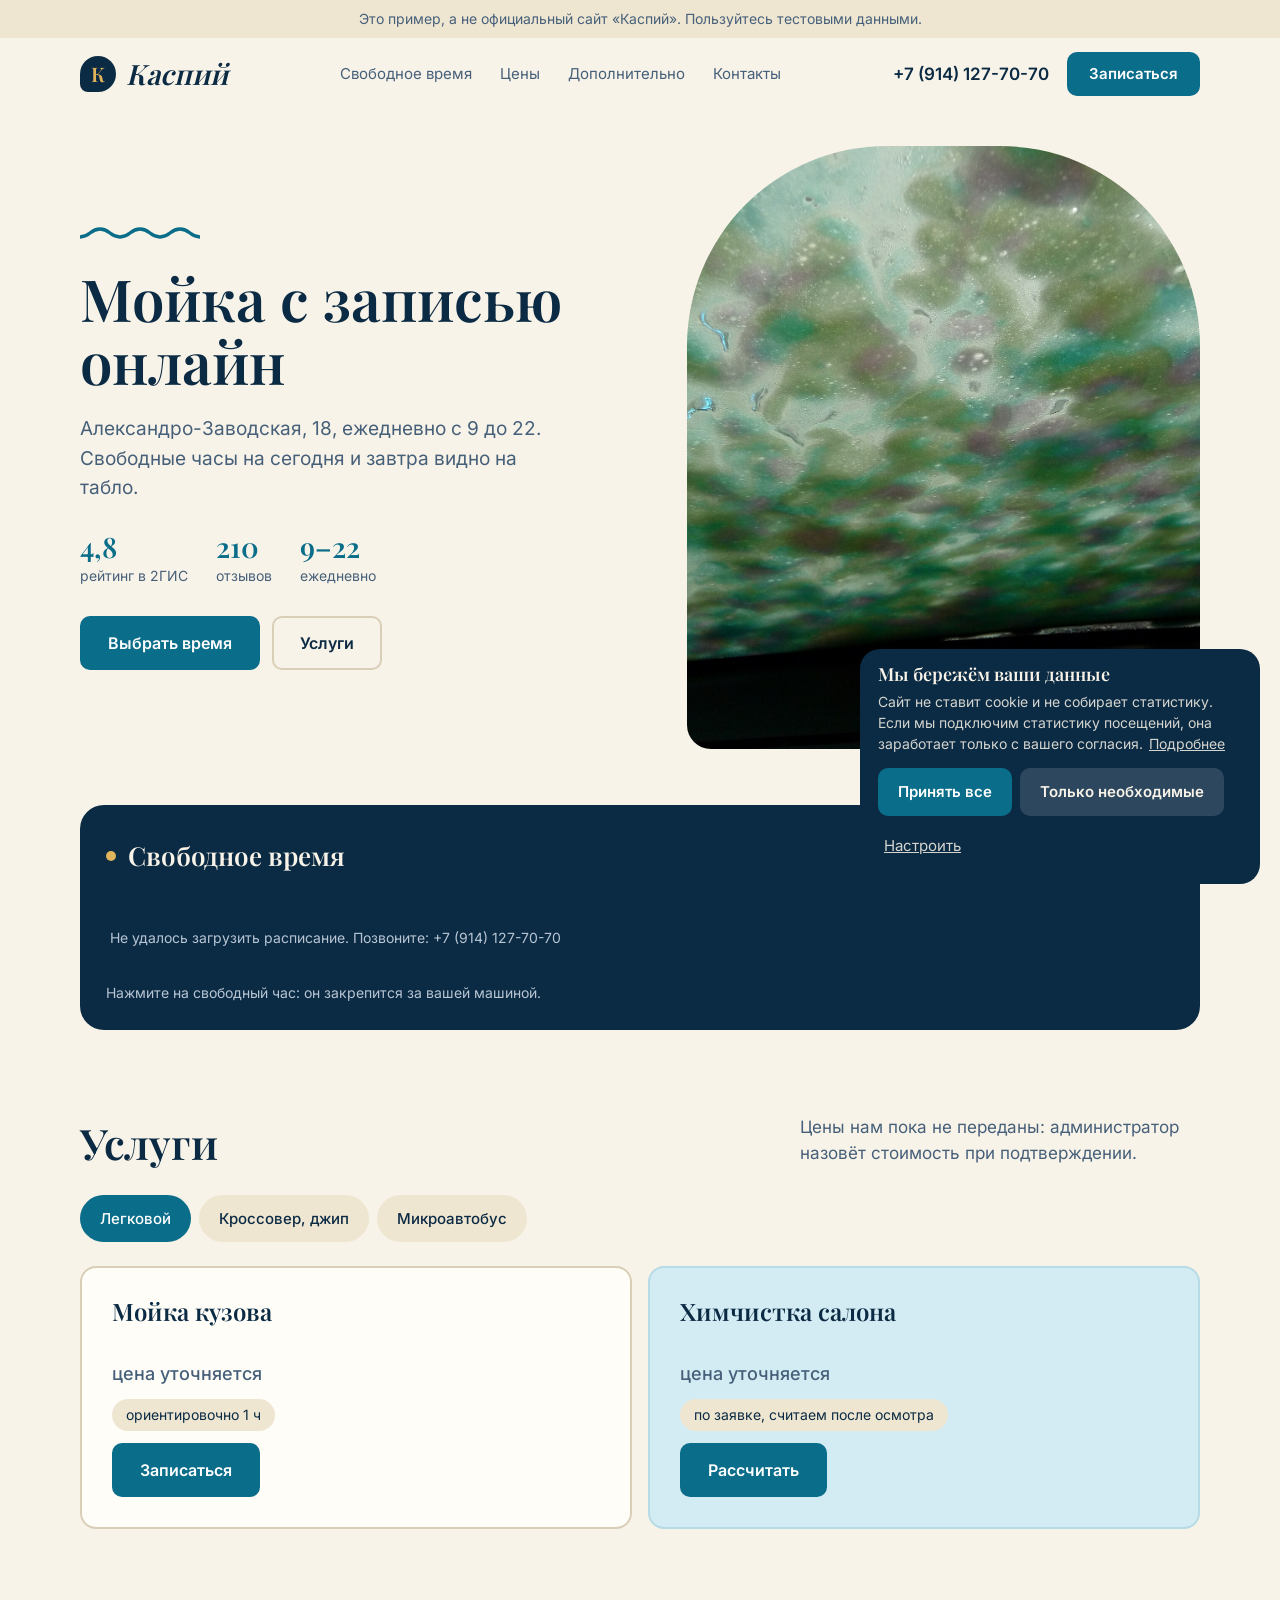
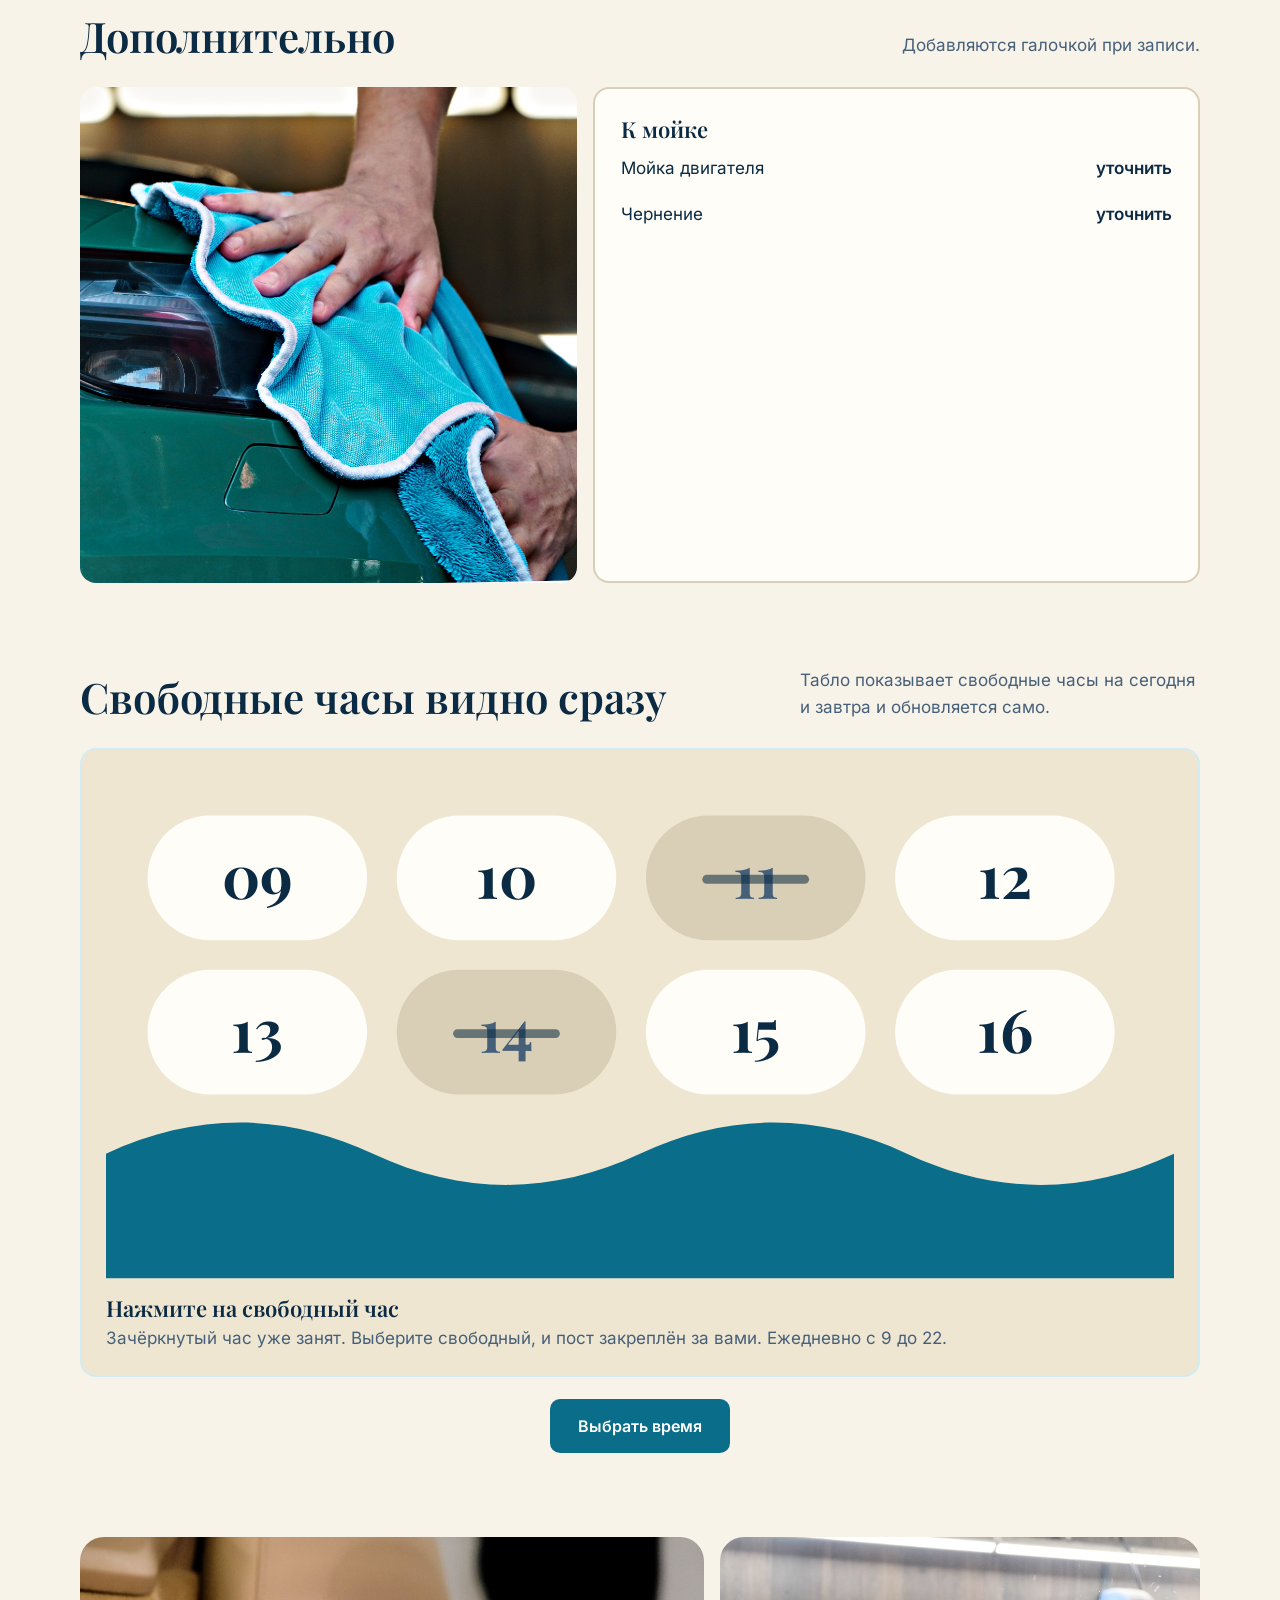
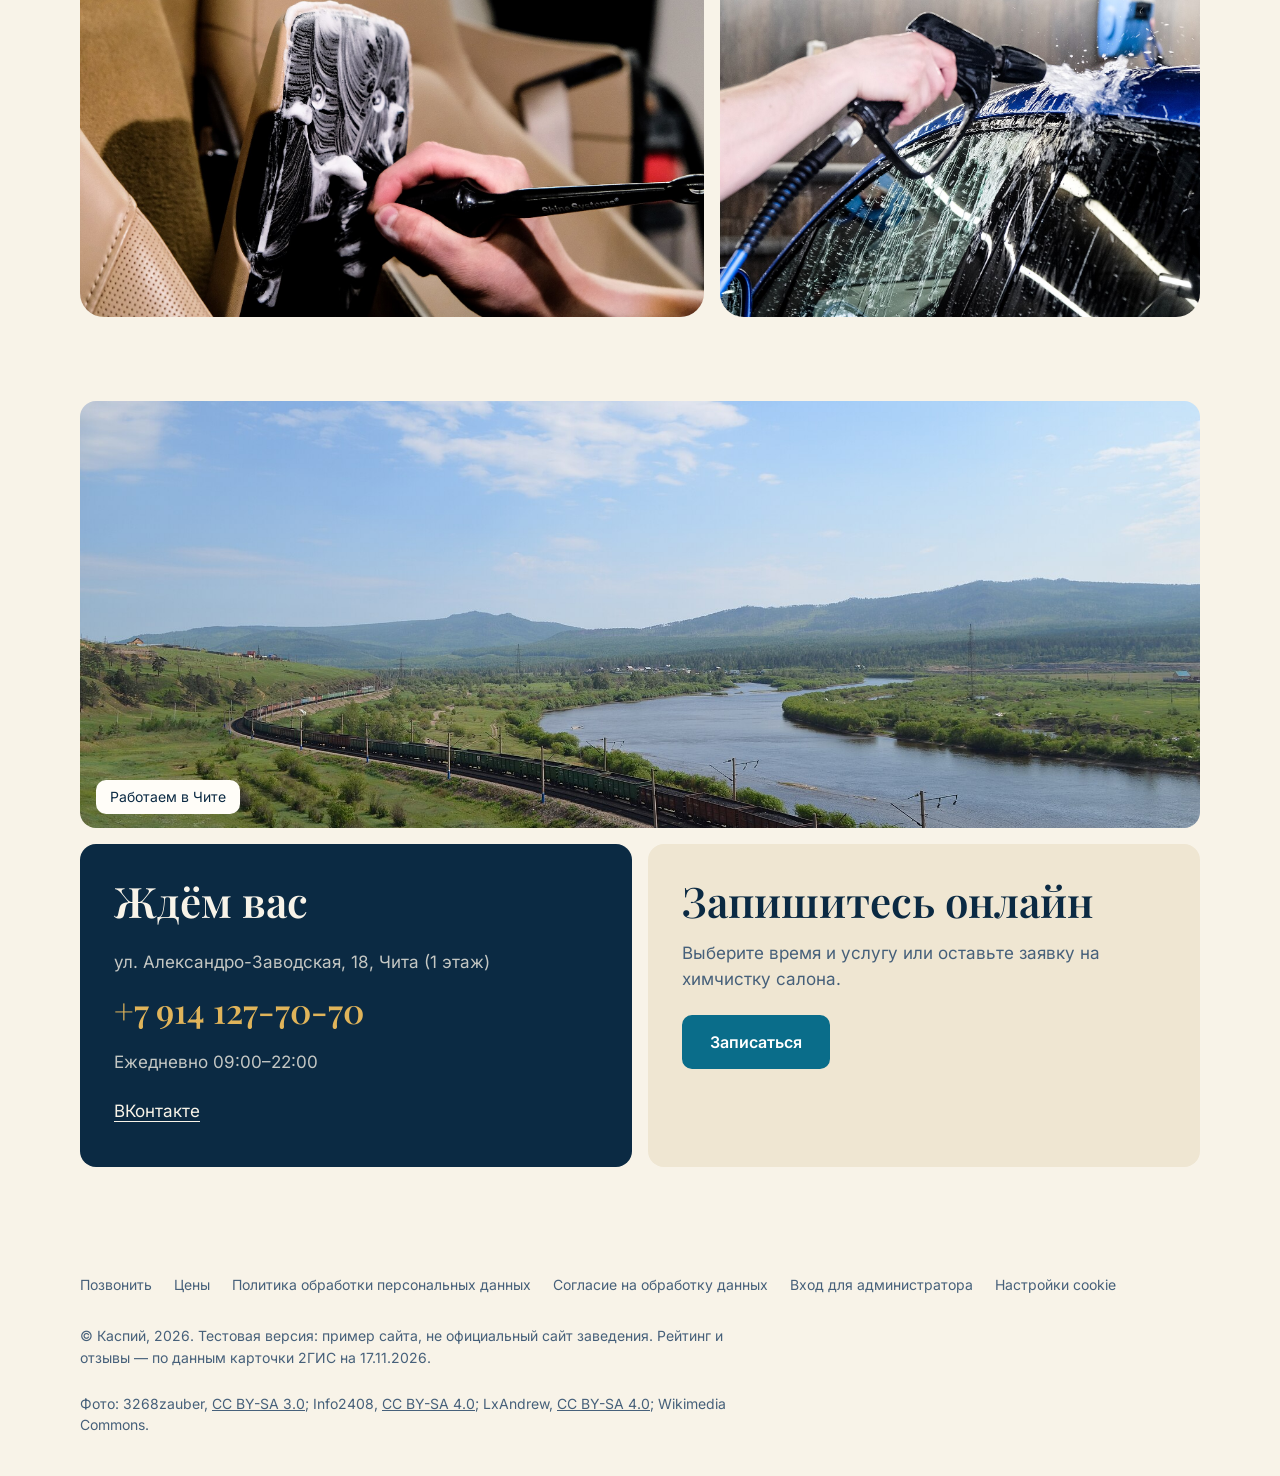
<file: index.html>
<!DOCTYPE html>
<html lang="ru">
<head>
<meta name="robots" content="noindex">
<meta charset="utf-8">
<!-- Странице можно грузить только свои файлы, обращаться только к Worker и (после согласия на cookie) к Метрике -->
<meta http-equiv="Content-Security-Policy" content="default-src 'self'; script-src 'self' 'unsafe-inline' https://mc.yandex.ru https://yastatic.net; style-src 'self' 'unsafe-inline'; img-src 'self' data: https://mc.yandex.ru https://mc.yandex.com; font-src 'self'; connect-src 'self' https://kaspiy-zayavki.kenny-ki.workers.dev https://mc.yandex.ru https://mc.yandex.com; frame-src 'none'; object-src 'none'; base-uri 'self'; form-action 'self'">
<meta name="referrer" content="strict-origin-when-cross-origin">
<meta name="viewport" content="width=device-width, initial-scale=1">
<title>Автомойка «Каспий» в Чите, ул. Александро-Заводская, 18</title>
<meta name="description" content="Автомойка «Каспий» в Чите, ул. Александро-Заводская, 18. Мойка кузова, химчистка салона, мойка двигателя, чернение. Ежедневно с 9:00 до 22:00, запись онлайн.">
<meta name="theme-color" content="#f8f3e8">
<link rel="icon" href="data:image/svg+xml,%3Csvg%20xmlns%3D%22http%3A%2F%2Fwww.w3.org%2F2000%2Fsvg%22%20viewBox%3D%220%200%2064%2064%22%3E%3Crect%20width%3D%2264%22%20height%3D%2264%22%20rx%3D%2214%22%20fill%3D%22%230a6d8a%22%2F%3E%3Ctext%20x%3D%2232%22%20y%3D%2243%22%20text-anchor%3D%22middle%22%20font-size%3D%2230%22%20font-family%3D%22Arial%2Csans-serif%22%20font-weight%3D%22700%22%20fill%3D%22%23ffffff%22%3E%D0%9A%3C%2Ftext%3E%3C%2Fsvg%3E">
<link rel="stylesheet" href="fonts/fonts.css">
<style>
:root{--bg:#f8f3e8;--surface:#fffdf8;--soft:#efe6d2;--ink:#0b2a43;--mute:#46607a;--accent:#0a6d8a;--on-accent:#ffffff;--accent-soft:#d3ebf2;--line:#d9ceb6;--dark:#0b2a43;--on-dark:#f8f3e8;--live:#e0b45a;--scrim:rgba(8,30,50,.6);--ov:rgba(8,30,50,.45);--r:16px;--rs:10px;--rm:10px;--rl:24px;--rb:10px;--bw:2px;--dw:600;--dtrack:0;--dcase:none;--accent-h:#085872;--accent-t:#0a6d8a;--live-a:#e0b45ae6;--display:'Playfair Display',Georgia,serif;--text:Inter,system-ui,sans-serif}
/* Общая основа сайтов «Чита»: всё управляется переменными темы. Оформление, шрифты и композицию каждый сайт задаёт сам. */
*{box-sizing:border-box;margin:0}
[hidden]{display:none!important}
html{scroll-behavior:smooth;scroll-padding-top:84px;-webkit-text-size-adjust:100%}
body{background:var(--bg);color:var(--ink);font:400 17px/1.55 var(--text);-webkit-font-smoothing:antialiased;overflow-x:hidden}
body.lock{overflow:hidden}
img{display:block;width:100%;height:100%;object-fit:cover}
a{color:inherit;text-decoration:none}
button,input,select,textarea{font:inherit;color:inherit}
:focus-visible{outline:3px solid var(--accent);outline-offset:3px}
::selection{background:var(--accent-soft)}
.skip{position:absolute;left:-9999px}.skip:focus{left:16px;top:8px;z-index:99;background:var(--ink);color:var(--bg);padding:8px 14px;border-radius:999px}
.wrap{max-width:1160px;margin:0 auto;padding:0 20px}
h1,h2,h3{font-family:var(--display);font-weight:var(--dw);letter-spacing:var(--dtrack);text-transform:var(--dcase);line-height:1.1}
h1{font-size:clamp(38px,6vw,68px)}
h2{font-size:clamp(28px,4vw,42px)}
.btn{display:inline-flex;align-items:center;justify-content:center;gap:8px;border:var(--bw) solid var(--accent);cursor:pointer;font:600 16px var(--text);padding:15px 26px;min-height:48px;border-radius:var(--rb);background:var(--accent);color:var(--on-accent);transition:transform .2s,background .2s,color .2s}
.btn:hover{background:var(--accent-h);border-color:var(--accent-h);transform:translateY(-2px)}
.btn:disabled{opacity:.6;cursor:default;transform:none}
.btn.soft{background:transparent;color:var(--ink);border-color:var(--line)}
.btn.soft:hover{background:var(--soft);border-color:var(--ink)}
.live{display:inline-block;width:10px;height:10px;border-radius:50%;background:var(--live);animation:pulse 2s infinite;flex:none}
@keyframes pulse{0%{box-shadow:0 0 0 0 var(--live-a)}70%,100%{box-shadow:0 0 0 10px transparent}}
.ic{width:1.2em;height:1.2em;fill:none;stroke:currentColor;stroke-width:1.8;stroke-linecap:round;stroke-linejoin:round;flex:none}

/* плашка тестовой версии */
.demo{background:var(--soft);font-size:14px;text-align:center;padding:8px 20px;color:var(--mute)}
/* на телефоне — одна строка, чтобы первый экран достался заголовку и кнопке записи */
@media(max-width:600px){.demo{font-size:12.5px;padding:6px 16px;white-space:nowrap;overflow:hidden;text-overflow:ellipsis}.demo-x{display:none}}

/* шапка */
header{position:sticky;top:0;z-index:40;background:var(--bg)}
.nav{display:flex;align-items:center;justify-content:space-between;height:72px;gap:16px}
.logo{display:flex;align-items:center;gap:10px;font:var(--dw) 24px var(--display);text-transform:var(--dcase);letter-spacing:var(--dtrack)}
.logo i{min-width:36px;height:36px;padding:0 6px;border-radius:var(--rm);background:var(--accent);color:var(--on-accent);display:grid;place-items:center;font-style:normal;font-size:17px;position:relative}
nav{display:flex;gap:28px;color:var(--mute);font-size:15px}
nav a:hover{color:var(--ink)}
.nav-r{display:flex;align-items:center;gap:18px}
.nav-r .btn{padding:10px 20px;font-size:15px;min-height:44px}
.tel{font-weight:600}
@media(max-width:860px){nav{display:none}}
@media(max-width:520px){.tel{display:none}}

/* общие блоки */
main section,main .board{margin-bottom:84px}
.head{display:flex;justify-content:space-between;align-items:end;gap:20px;flex-wrap:wrap;margin-bottom:28px}
.head p{color:var(--mute);max-width:400px}

/* первый экран: варианты */
.hero{padding:36px 0 56px}
.hero .lead{color:var(--mute);font-size:19px;margin:20px 0 30px;max-width:480px}
.hero .cta{display:flex;gap:12px;flex-wrap:wrap}
.hero .pic{overflow:hidden;background:var(--soft);border-radius:var(--rl)}
.hero.v-split{display:grid;grid-template-columns:1.05fr .95fr;gap:40px;align-items:center}
.hero.v-split .pic{aspect-ratio:4/3.4}
/* на телефоне сначала заголовок и кнопка записи, фото под ними */
@media(max-width:820px){.hero.v-split{grid-template-columns:1fr;padding-top:12px;gap:24px}.hero.v-split .pic{aspect-ratio:16/11}}
.hero.v-full{position:relative;display:grid;align-items:end;min-height:min(78vh,640px);padding:0;border-radius:var(--rl);overflow:hidden;color:var(--on-dark);margin-top:8px}
.hero.v-full{margin-bottom:56px}
.hero.v-full .pic{position:absolute;inset:0;border-radius:0}
.hero.v-full .pic::after{content:"";position:absolute;inset:0;background:var(--ov)}
.hero.v-full .in{position:relative;z-index:1;padding:clamp(24px,5vw,56px);max-width:760px}
.hero.v-full .lead{color:inherit;opacity:.9}
.hero.v-center{text-align:center}
.hero.v-center .in{max-width:800px;margin:0 auto 36px}
.hero.v-center .lead{margin-left:auto;margin-right:auto}
.hero.v-center .cta{justify-content:center}
.hero.v-center .pic{aspect-ratio:21/9}
@media(max-width:700px){.hero.v-center .pic{aspect-ratio:4/3}}

/* свободное время */
.board{background:var(--soft);border-radius:var(--rl);padding:26px}
.board-top{display:flex;justify-content:space-between;align-items:center;gap:16px;flex-wrap:wrap;margin-bottom:18px}
.board h2{font-size:26px;display:flex;align-items:center;gap:12px}
.tabs{display:flex;gap:6px;background:var(--surface);padding:5px;border-radius:999px;overflow-x:auto;scrollbar-width:none}
.tabs button{border:0;background:none;cursor:pointer;font-weight:500;font-size:14px;min-height:40px;padding:8px 16px;border-radius:999px;color:var(--mute);white-space:nowrap}
.tabs button[aria-pressed="true"]{background:var(--ink);color:var(--bg)}
/* все часы в одной строке: на компьютере делят ширину поровну, на узком экране лента листается (колёсико, перетаскивание, полоса прокрутки) */
.hours{--hg:10px;display:flex;flex-wrap:nowrap;gap:var(--hg);overflow-x:auto;scrollbar-width:thin;padding-bottom:6px;cursor:grab;-webkit-overflow-scrolling:touch}
.hours > .hour{flex:1 1 0;min-width:68px;max-width:130px}
.hours > .hour:first-child{margin-left:auto}
.hours > .hour:last-child{margin-right:auto}
.hours.drag{cursor:grabbing}
.hours.drag .hour{pointer-events:none}
.hour{border:0;font:600 18px var(--display);letter-spacing:.5px;padding:16px 0;border-radius:var(--rs);text-align:center;background:transparent;color:var(--mute);opacity:.75}
.hour.busy{text-decoration:line-through}
.hour.past{opacity:.4} /* прошедший час: бледный, без зачёркивания — не путать с занятым */
.hour.wait{text-decoration:none}
.hour.free{background:var(--surface);color:var(--accent-t);cursor:pointer;opacity:1;transition:transform .2s,background .2s,color .2s}
.hour.free:hover,.hour.free:focus-visible{background:var(--accent);color:var(--on-accent);transform:translateY(-3px)}
.board .note{margin-top:14px;color:var(--mute);font-size:14px}
.hours > p,.hours > .wait:only-child{flex:1 1 100%;max-width:none;margin:0;text-align:left;padding:16px 4px;margin:0;font:400 16px var(--text);text-decoration:none}
@media(max-width:600px){.board{padding:20px 16px}}
/* вид табло: rows — прямоугольные клетки с жирной рамкой, bar — сплошная шкала */
[data-bstyle="rows"] .hour{border:var(--bw) solid var(--ink);border-radius:var(--rs);opacity:1;color:var(--mute)}
[data-bstyle="rows"] .hour.free{border-color:var(--ink)}
[data-bstyle="rows"] .hour.past,[data-bstyle="rows"] .hour.busy{border-color:var(--line)}
[data-bstyle="bar"] .hours{--hg:0px;border:var(--bw) solid var(--ink);border-radius:var(--rs);padding-bottom:0;background:var(--surface)}
[data-bstyle="bar"] .hour{border-radius:0;border-right:var(--bw) solid var(--line);padding:18px 0}
[data-bstyle="bar"] .hour.free{background:var(--accent);color:var(--on-accent)}
[data-bstyle="bar"] .hour.free:hover{background:var(--ink);color:var(--bg);transform:none}
/* телефон: лента часов и вкладки дней обрезались по краю («13:0», «Послезавтр»), 17.11.2026.
   Часы — сеткой по 4 в ряд без прокрутки, вкладки — на всю ширину */
@media(max-width:600px){
  .board-top{display:grid;grid-template-columns:minmax(0,1fr)}
  .tabs{width:100%}
  .tabs button{flex:1 1 0;min-width:0;padding:8px 2px;font-size:13px;letter-spacing:0}
  .hours{display:grid;grid-template-columns:repeat(4,minmax(0,1fr));overflow:visible;cursor:auto;padding-bottom:0}
  /* :first-child/:last-child — иначе margin:auto от широкой ленты сжимает первый и последний час в кружок (17.11.2026) */
  .hours > .hour,.hours > .hour:first-child,.hours > .hour:last-child{min-width:0;max-width:none;margin:0;font-size:15px;letter-spacing:0;padding:13px 0}
  .hours > p,.hours > .wait:only-child{grid-column:1/-1}
  [data-bstyle="bar"] .hours{overflow:hidden}
  [data-bstyle="bar"] .hour{border-bottom:var(--bw) solid var(--line)}
}

/* цены */
.chips{display:flex;gap:8px;flex-wrap:wrap;margin-bottom:24px}
.chips button{border:var(--bw) solid transparent;cursor:pointer;font-weight:500;font-size:15px;min-height:44px;padding:10px 18px;border-radius:999px;background:var(--soft);transition:background .2s}
.chips button:hover{background:var(--line)}
.chips button[aria-pressed="true"]{background:var(--accent);color:var(--on-accent)}
.plans{display:grid;grid-template-columns:repeat(auto-fit,minmax(var(--plan-min,280px),1fr));gap:16px}
.plan{border-radius:var(--r);padding:30px;background:var(--soft);display:flex;flex-direction:column;gap:12px}
.plan.alt{background:var(--accent-soft)}
.plan h3{font-size:24px}
.plan .price{font:var(--dw) 46px/1.1 var(--display);letter-spacing:var(--dtrack)}
.plan .price .cur{font-size:.5em;color:var(--mute)}
.plan .price .from{font-size:.4em;color:var(--mute);margin-right:2px}
.plan .price .ask{font:500 20px var(--text);color:var(--mute);letter-spacing:0;text-transform:none}
.plan p{color:var(--mute)}
.plan .time{display:inline-block;align-self:flex-start;background:var(--surface);border-radius:999px;padding:5px 14px;font-size:14px}
.plan .btn{align-self:flex-start;margin-top:auto}
@media(max-width:700px){.plan{padding:24px}}
/* list и table — прайс строками */
[data-plans="list"] .plans,[data-plans="table"] .plans{grid-template-columns:1fr;gap:0}
[data-plans="list"] .plan,[data-plans="table"] .plan{display:grid;grid-template-columns:minmax(0,1fr) auto auto;grid-template-areas:"h pr b" "p t b";align-items:center;gap:4px 28px;padding:22px 0;border-radius:0;background:none;border-bottom:var(--bw) solid var(--line)}
[data-plans="list"] .plan.alt,[data-plans="table"] .plan.alt{background:none}
[data-plans="list"] .plan h3,[data-plans="table"] .plan h3{grid-area:h;font-size:22px}
[data-plans="list"] .plan p,[data-plans="table"] .plan p{grid-area:p}
[data-plans="list"] .plan .price,[data-plans="table"] .plan .price{grid-area:pr;font-size:32px;text-align:right}
[data-plans="list"] .plan .time,[data-plans="table"] .plan .time{grid-area:t;justify-self:end;background:none;padding:0;color:var(--mute)}
[data-plans="list"] .plan .btn,[data-plans="table"] .plan .btn{grid-area:b;align-self:center;margin:0}
[data-plans="table"] .plans{border:var(--bw) solid var(--ink);border-radius:var(--r);overflow:hidden;background:var(--surface)}
[data-plans="table"] .plan{padding:20px 24px;border-bottom:var(--bw) solid var(--ink)}
[data-plans="table"] .plan:last-child{border-bottom:0}
@media(max-width:700px){
  [data-plans="list"] .plan,[data-plans="table"] .plan{grid-template-columns:minmax(0,1fr);grid-template-areas:"h" "p" "pr" "t" "b";gap:6px}
  [data-plans="list"] .plan .price,[data-plans="table"] .plan .price,[data-plans="list"] .plan .time,[data-plans="table"] .plan .time{text-align:left;justify-self:start}
  [data-plans="table"] .plan{padding:18px}
}

/* допуслуги */
.extras{display:grid;grid-template-columns:.9fr 1.1fr;gap:16px}
.extras .pic{border-radius:var(--r);overflow:hidden;min-height:340px}
.list{background:var(--soft);border-radius:var(--r);padding:12px 26px 20px}
.list h3{font-size:22px;margin:16px 0 4px}
.list ul{list-style:none;padding:0}
.list li{display:grid;grid-template-columns:1fr auto;gap:2px 12px;padding:10px 0}
.list li b{font-weight:600;white-space:nowrap}
.list li small{grid-column:1/-1;color:var(--mute);font-size:14px}
@media(max-width:820px){.extras{grid-template-columns:1fr}.extras .pic{min-height:220px}}

/* как это работает */
.steps{display:grid;grid-template-columns:repeat(3,1fr);gap:16px}
.step{background:var(--soft);border-radius:var(--r);padding:28px}
.step i{width:48px;height:48px;border-radius:var(--rm);background:var(--accent-soft);color:var(--accent-t);display:grid;place-items:center;margin-bottom:16px;font-style:normal;font-size:24px}
.step h3{font-size:22px;margin-bottom:8px}
.step p{color:var(--mute)}
@media(max-width:700px){.steps{grid-template-columns:1fr}}

/* фото */
.strip{display:grid;grid-template-columns:1.3fr 1fr;grid-template-rows:380px;gap:16px}
.strip.three{grid-template-columns:1.2fr 1fr 1fr}
.strip figure{border-radius:var(--r);overflow:hidden}
@media(max-width:700px){.strip,.strip.three{grid-template-columns:1fr;grid-template-rows:none}.strip figure{aspect-ratio:16/10}}

/* контакты */
.hero .pic.art{display:grid;place-items:center;background:var(--soft)}
.hero .pic.art svg{width:100%;height:100%;display:block}
/* свой блок сайта (sites/_art.mjs → sig): карточки с векторной картинкой; цвета берутся из темы */
.sg-g{display:grid;grid-template-columns:1fr 1fr;gap:16px}
.sg-g.three{grid-template-columns:repeat(3,1fr)}
.sg-g.one{grid-template-columns:1fr}
.sg-c{margin:0;background:var(--surface);border:var(--bw) solid var(--line);border-radius:var(--r);padding:24px}
.sg-c.on{background:var(--soft);border-color:var(--accent-soft)}
.sg-c svg{display:block;width:100%;height:auto;margin-bottom:16px}
.sg-c figcaption{color:var(--mute)}
.sg-c figcaption b{display:block;font:var(--dw) 22px/1.2 var(--display);letter-spacing:var(--dtrack);text-transform:var(--dcase);color:var(--ink);margin-bottom:4px}
.sg-cta{margin-top:22px;text-align:center}
@media(max-width:800px){.sg-g,.sg-g.three{grid-template-columns:1fr}.sg-c{padding:18px}}
.a-acc{fill:var(--accent)}.a-ink{fill:var(--ink)}.a-soft{fill:var(--accent-soft)}.a-live{fill:var(--live)}.a-surf{fill:var(--surface)}
.a-mute{fill:var(--line)}.a-line{fill:var(--line)}.a-glass{fill:var(--soft)}.a-bg{fill:var(--soft)}
.a-ring{stroke:var(--mute);stroke-width:6}.a-hand{fill:none;stroke:var(--ink);stroke-width:6;stroke-linecap:round}
.a-tick{fill:none;stroke:var(--ink);stroke-width:6;stroke-linecap:round;stroke-linejoin:round}
.a-arrow{fill:none;stroke:var(--accent);stroke-width:6;stroke-linecap:round;stroke-linejoin:round}
.a-tickw{fill:none;stroke:var(--on-accent);stroke-width:7;stroke-linecap:round;stroke-linejoin:round}
.a-t{font:700 20px var(--display);fill:var(--ink)}.a-ts{font:600 15px var(--text);fill:var(--mute)}.a-tw{font:700 18px var(--display);fill:var(--on-accent)}
.contact{display:grid;grid-template-columns:1fr 1fr;gap:16px}
.city{position:relative;margin-bottom:16px;border-radius:var(--r);overflow:hidden;aspect-ratio:21/8}
.city figcaption{position:absolute;left:16px;bottom:14px;background:var(--surface);color:var(--ink);font-size:14px;padding:6px 14px;border-radius:var(--rb)}
@media(max-width:700px){.city{aspect-ratio:16/10}}
.card{border-radius:var(--r);padding:34px;background:var(--soft)}
.card.dark{background:var(--dark);color:var(--on-dark)}
.card.dark p{opacity:.78}
.card.dark a:hover{text-decoration:underline;text-underline-offset:4px}
.card h2{margin-bottom:16px}
.card .big{font:var(--dw) 34px/1.2 var(--display);display:block;margin:6px 0 18px}
.card .txt{color:var(--mute);margin-bottom:22px}
.card .links{display:flex;gap:14px;flex-wrap:wrap;margin-top:14px}
.card .links a{text-decoration:underline;text-underline-offset:4px}
@media(max-width:700px){.contact{grid-template-columns:minmax(0,1fr)}.card{padding:26px}.card .big{font-size:clamp(19px,6vw,30px)}}
/* номер не переносится по дефису; карточка не шире колонки даже при широком шрифте (Detailing №1, 17.11.2026) */
.contact > *{min-width:0}
.card .big{white-space:nowrap;overflow:hidden;text-overflow:ellipsis}

/* подвал */
footer{padding:12px 0 40px;color:var(--mute);font-size:14px}
footer .lnk{display:flex;flex-wrap:wrap;gap:8px 22px;margin-bottom:18px}
footer .lnk a:hover,footer .lnk button:hover{color:var(--ink)}
footer .legal{display:flex;justify-content:space-between;gap:24px;flex-wrap:wrap}
footer .legal p{max-width:680px}
footer .legal a{text-decoration:underline}
.cclink{font:inherit;color:inherit;background:none;border:0;padding:0;cursor:pointer}

/* запись: выезжающая панель */
#book{position:fixed;inset:0;z-index:60;visibility:hidden;transition:visibility 0s .38s}
#book.open{visibility:visible;transition:none}
.ovl{position:absolute;inset:0;background:var(--scrim);opacity:0;transition:opacity .3s}
#book.open .ovl{opacity:1}
.drawer{position:absolute;top:0;right:0;bottom:0;width:min(500px,100%);background:var(--surface);color:var(--ink);border-radius:var(--rl) 0 0 var(--rl);overflow:hidden;display:flex;flex-direction:column;transform:translateX(100%);transition:transform .38s cubic-bezier(.2,.8,.2,1)}
#book.open .drawer{transform:none}
@media(max-width:520px){.drawer{border-radius:0}}
.dh{display:flex;align-items:center;justify-content:space-between;padding:18px 24px;background:var(--soft)}
.dh h2{font-size:28px;display:flex;align-items:center;gap:10px}
.dh h2:focus{outline:none}
.x{width:46px;height:46px;border:0;border-radius:50%;background:var(--surface);cursor:pointer;display:grid;place-items:center;transition:background .2s}
.x:hover{background:var(--accent-soft)}
.x svg{width:20px;height:20px;stroke:var(--ink);stroke-width:2;fill:none}
.db{flex:1;overflow-y:auto;padding:24px;overscroll-behavior:contain}
#f{display:grid;gap:20px}
#f label,.field{display:grid;gap:8px}
.lbl{font-weight:600}
#f select,#f input:not([type=checkbox]),#f textarea{width:100%;min-height:52px;padding:12px 16px;border:var(--bw) solid transparent;border-radius:var(--rs);background:var(--soft);color:var(--ink);font-size:16px}
#f textarea{min-height:92px;resize:vertical}
#f select{-webkit-appearance:none;appearance:none;padding-right:44px;background:var(--soft) url("data:image/svg+xml,%3Csvg xmlns='http://www.w3.org/2000/svg' viewBox='0 0 24 24' fill='none' stroke='%23888' stroke-width='2'%3E%3Cpath d='m6 9 6 6 6-6'/%3E%3C/svg%3E") no-repeat right 14px center/18px}
#f select option{background:var(--surface);color:var(--ink)}
#f select:focus,#f input:not([type=checkbox]):focus,#f textarea:focus{outline:2px solid var(--accent);outline-offset:0}
input::placeholder,textarea::placeholder{color:var(--mute)}
.hint{font-size:14px;color:var(--mute)}
details.more summary{cursor:pointer;color:var(--accent-t);font-weight:600;list-style:none;display:flex;align-items:center;gap:8px;min-height:44px}
details.more summary::-webkit-details-marker{display:none}
details.more summary::before{content:"+";width:26px;height:26px;border-radius:50%;background:var(--accent-soft);display:grid;place-items:center;transition:transform .2s}
details.more[open] summary::before{transform:rotate(45deg)}
.ex{display:grid;gap:2px;margin-top:6px}
.ex label{display:grid!important;grid-template-columns:22px 1fr auto;align-items:center;gap:12px!important;min-height:44px;cursor:pointer}
.ex input{width:20px;height:20px;accent-color:var(--accent)}
.ex b{font-weight:600;white-space:nowrap}
.sum{display:flex;justify-content:space-between;align-items:center;gap:12px;padding:16px 18px;border-radius:var(--rs);background:var(--accent-soft)}
.sum small{display:block;color:var(--mute);font-size:13px}
.sum b.ask{font:600 18px var(--text);text-transform:none;letter-spacing:0;text-align:right;white-space:normal}
.sum b{font:var(--dw) 28px/1 var(--display);text-transform:none;white-space:nowrap}
#f > *,#f .field > *{min-width:0} /* иначе сетка формы растягивается по ленте дней и лента не листается */
#f{grid-template-columns:minmax(0,1fr)}
.ddw{position:relative;min-width:0}
.dd{display:flex;gap:8px;overflow-x:auto;padding-bottom:4px;scrollbar-width:none;scroll-behavior:smooth;cursor:grab}
.dd.drag{cursor:grabbing;scroll-behavior:auto}
.dd.drag button{pointer-events:none}
.ddn{position:absolute;top:50%;transform:translateY(calc(-50% - 2px));z-index:2;width:44px;height:44px;border:0;border-radius:50%;background:var(--ink);color:var(--bg);display:grid;place-items:center;cursor:pointer;transition:background .2s}
.ddn:hover{background:var(--accent);color:var(--on-accent)}
.ddn svg{width:18px;height:18px;fill:none;stroke:currentColor;stroke-width:2.4;stroke-linecap:round;stroke-linejoin:round}
.ddn.prev{left:-6px}.ddn.next{right:-6px}
.dd button{flex:0 0 auto;border:0;cursor:pointer;background:var(--soft);border-radius:var(--rs);padding:10px 14px;min-width:66px;min-height:56px;font-size:13px;color:var(--mute);transition:background .2s}
.dd button b{display:block;font:var(--dw) 20px var(--display);color:var(--ink)}
.dd button.on{background:var(--ink);color:var(--bg)}
.dd button.on b{color:var(--bg)}
.picked{margin-bottom:10px;color:var(--mute);font-size:14px}
.slots{display:grid;grid-template-columns:repeat(auto-fill,minmax(84px,1fr));gap:8px}
.slot{min-height:46px;border:0;border-radius:999px;background:var(--soft);cursor:pointer;font:600 16px var(--display);letter-spacing:.4px;transition:background .15s}
.slot:hover{background:var(--accent-soft)}
.slot.on{background:var(--accent);color:var(--on-accent)}
.consent{grid-template-columns:22px 1fr!important;align-items:start;font-size:14px;color:var(--mute)}
.consent input{width:20px;height:20px;margin-top:2px;accent-color:var(--accent)}
.consent a{color:var(--accent-t);text-decoration:underline}
.ok{display:none;text-align:center;padding:40px 10px}
.ok i{width:72px;height:72px;border-radius:50%;background:var(--accent-soft);display:grid;place-items:center;margin:0 auto 18px;font-style:normal;font-size:32px;color:var(--accent-t)}
.ok h3{font-size:28px;margin-bottom:10px}
.ok p{color:var(--mute);margin-bottom:24px}
.err{display:none;margin-top:16px;padding:14px 16px;border-radius:var(--rs);background:#fbe4de;color:#8a2a1c}
.hp{position:absolute;left:-9999px;width:1px;height:1px;overflow:hidden}

/* согласие на cookie: показывается при первом визите; до ответа ничего не загружается */
.cc{position:fixed;left:16px;right:16px;bottom:calc(16px + env(safe-area-inset-bottom));z-index:50;max-width:560px;margin:0 auto;padding:20px;border-radius:20px;background:var(--dark);color:var(--on-dark);font-size:14px;line-height:1.5}
.cc h3{font-size:20px;margin-bottom:6px;display:flex;align-items:center;gap:10px}
.cc p{opacity:.85}
.cc a{text-decoration:underline}
.cc .opts{display:none;margin-top:14px;gap:8px}
.cc.more .opts{display:grid}
.cc .opt{display:grid;grid-template-columns:22px 1fr;gap:10px;align-items:start;padding:12px 14px;border-radius:14px;background:rgba(255,255,255,.1);cursor:pointer}
.cc .opt input{width:20px;height:20px;margin-top:1px;accent-color:var(--accent)}
.cc .opt b{display:block;font-weight:600}
.cc .opt span{opacity:.75}
.cc .row{display:flex;flex-wrap:wrap;gap:8px;margin-top:14px}
.cc .btn{padding:11px 18px;font-size:15px}
.cc .btn.ghost{background:rgba(255,255,255,.14);color:inherit;border-color:transparent}
.cc .btn.ghost:hover{background:rgba(255,255,255,.24)}
.cc .lnkbtn{background:none;border:0;color:inherit;opacity:.85;text-decoration:underline;cursor:pointer;padding:11px 6px;font-size:15px}
@media(max-width:520px){.cc{left:10px;right:10px;padding:14px 14px 6px;border-radius:16px;font-size:13px;line-height:1.4}.cc h3{font-size:17px;margin-bottom:4px}.cc .row{gap:8px;margin-top:10px}.cc .row .btn{flex:1 1 0;min-width:0;padding:11px 8px;font-size:14px;min-height:44px}.cc .row .lnkbtn{flex:1 0 100%;text-align:center;padding:12px 6px;min-height:44px}}
/* на широком экране баннер уходит в правый нижний угол: текст hero слева остаётся открытым */
@media(min-width:900px){.cc{left:auto;right:20px;margin:0;max-width:400px;padding:16px 18px}.cc h3{font-size:18px}}

/* зоны нажатия не меньше 44 px: подвал, контакты, шапка, подписи фото */
footer .lnk{gap:0 22px}
footer .lnk a,.cclink{display:inline-flex;align-items:center;min-height:44px}
footer .legal a{display:inline-block;padding:12px 4px;margin:-12px -4px}
.card a:not(.btn):not(.big){display:inline-flex;align-items:center;min-height:44px}
.card .links{gap:4px 18px}
.logo{min-height:44px}
@media(min-width:521px){.nav-r .tel{display:inline-flex;align-items:center;min-height:44px}}
.cc a{display:inline-block;padding:10px 2px;margin:-10px 0}

@media (prefers-reduced-motion:reduce){
  html{scroll-behavior:auto}
  .drawer,.ovl{transition:none}
  .live{animation:none}
  .btn:hover,.hour.free:hover{transform:none}
}

/* цифры из карточки 2ГИС под заголовком */
.facts{display:flex;gap:28px;flex-wrap:wrap;list-style:none;padding:0;margin:0 0 30px}
@media(max-width:440px){.facts{gap:18px;flex-wrap:nowrap;margin-bottom:22px}.facts li{min-width:0}}
.facts li{font-size:14px;color:var(--mute)}
.facts b{display:block;font:var(--dw) 36px/1 var(--display);letter-spacing:var(--dtrack);color:var(--ink);margin-bottom:4px}
.hero.v-full .facts li{color:inherit;opacity:.85}
.hero.v-full .facts b{color:inherit}

/* ---- оформление «Каспий» ---- */

.logo{font-style:italic;font-size:28px}
.logo i{border-radius:50% 50% 50% 8px;background:var(--ink);color:var(--live);font:600 20px var(--display)}
h1{font-size:clamp(34px,4.9vw,58px);line-height:1.1;text-wrap:balance}
.wavemark{display:block;width:120px;height:24px;margin-bottom:18px;fill:none;stroke:var(--accent);stroke-width:3.5;stroke-linecap:round}
.hero.v-split .pic{border-radius:200px 200px 24px 24px;aspect-ratio:3.4/4}
@media(max-width:820px){.hero.v-split .pic{aspect-ratio:4/3;border-radius:24px}}
.facts b{color:var(--accent);font-size:28px}
.board{background:var(--ink);color:#f8f3e8}
.board h2{color:#f8f3e8}
.board .note{color:#b8c6d4}
.tabs{background:rgba(255,255,255,.1)}
.tabs button{color:#cfdbe6}
.tabs button[aria-pressed="true"]{background:var(--live);color:var(--ink)}
.hour{color:#9db1c4}
.hour.free{background:#f8f3e8;color:var(--ink)}
.hour.free:hover{background:var(--live);color:var(--ink)}
.plan{background:var(--surface);border:2px solid var(--line)}
.plan.alt{background:var(--accent-soft);border-color:#b6dbe6}
.plan .price{color:var(--ink)}
.plan .time{background:var(--soft)}
.plan .price .ask{font:500 18px var(--text);color:var(--mute)}
.step{background:var(--surface);border:2px solid var(--line)}
.step i{background:var(--ink);color:var(--live);border-radius:50%}
.list{background:var(--surface);border:2px solid var(--line)}
.strip figure{border-radius:24px}
.card.dark{background:var(--ink)}
.card .big{color:var(--live)}

</style>
</head>
<body data-plans="cards" data-bstyle="pills">
<a class="skip" href="#tablo">Перейти к записи</a>
<div class="demo" role="note">Это пример, а не официальный сайт «Каспий»<span class="demo-x">. Пользуйтесь тестовыми данными</span>.</div>

<header>
  <div class="wrap nav">
    <a class="logo" href="#" aria-label="Каспий, наверх"><i aria-hidden="true">К</i>Каспий</a>
    <nav aria-label="Разделы"><a href="#tablo" data-board>Свободное время</a><a href="#ceny">Цены</a><a data-extras href="#dop">Дополнительно</a><a href="#kontakty">Контакты</a></nav>
    <div class="nav-r">
      <a class="tel" id="h-tel" href="tel:+79141277070">+7 (914) 127-70-70</a>
      <button class="btn" type="button" data-book>Записаться</button>
    </div>
  </div>
</header>

<main class="wrap">
  <div class="hero v-split"><div class="in"><svg class="wavemark" viewBox="0 0 120 24" aria-hidden="true"><path d="M0 12c10 0 10-8 20-8s10 8 20 8 10-8 20-8 10 8 20 8 10-8 20-8 10 8 20 8" /></svg><h1>Мойка с&nbsp;записью онлайн</h1><p class="lead">Александро-Заводская, 18, ежедневно с 9 до 22. Свободные часы на сегодня и завтра видно на табло.</p><ul class="facts"><li><b>4,8</b>рейтинг в 2ГИС</li><li><b>210</b>отзывов</li><li><b>9–22</b>ежедневно</li></ul><div class="cta"><a class="btn" href="#tablo">Выбрать время</a><a class="btn soft" href="#ceny">Услуги</a></div></div><div class="pic"><img src="img/aktiv.jpg" width="1600" height="1000" alt="Пена на лобовом стекле во время мойки" fetchpriority="high"></div></div>
  <div class="board" id="tablo" data-board role="region" aria-labelledby="h-tablo"><div class="board-top"><h2 id="h-tablo"><span class="live" aria-hidden="true"></span>Свободное время</h2><div class="tabs" id="days-tabs" aria-label="День"></div></div><div class="hours" id="rows" aria-live="polite"><span class="hour wait">Загружаем…</span></div><noscript><p class="note">Расписание видно с включённым JavaScript. Записаться можно по телефону +7 (914) 127-70-70.</p></noscript><p class="note" id="board-note">Нажмите на свободный час: он закрепится за вашей машиной.</p></div>
  <section id="ceny" aria-labelledby="h-ceny"><div class="head"><h2 id="h-ceny">Услуги</h2><p>Цены нам пока не переданы: администратор назовёт стоимость при подтверждении.</p></div><div class="chips" id="chips" aria-label="Класс автомобиля"></div><div class="plans" id="plans"></div></section>
  <section id="dop" data-extras aria-labelledby="h-dop"><div class="head"><h2 id="h-dop">Дополнительно</h2><p>Добавляются галочкой при записи.</p></div><div class="extras"><figure class="pic"><img src="img/towel.jpg" width="1600" height="1000" alt="Кузов протирают мягкой микрофиброй" loading="lazy"></figure><div class="list" id="extras-list"></div></div></section>
  <section class="sg" aria-labelledby="h-otkryto"><div class="head"><h2 id="h-otkryto">Свободные часы видно сразу</h2><p>Табло показывает свободные часы на сегодня и завтра и обновляется само.</p></div><div class="sg-g one"><figure class="sg-c on"><svg viewBox="0 0 360 170" role="img" aria-label="Табло на сегодня: свободные и занятые часы"><rect class="a-surf" x="14" y="14" width="74" height="42" rx="21"/><text class="a-t" x="51" y="42" text-anchor="middle" style="">09</text><rect class="a-surf" x="98" y="14" width="74" height="42" rx="21"/><text class="a-t" x="135" y="42" text-anchor="middle" style="">10</text><rect class="a-mute" x="182" y="14" width="74" height="42" rx="21"/><text class="a-t" x="219" y="42" text-anchor="middle" style="fill:var(--mute)">11</text><rect class="a-ink" x="201" y="34" width="36" height="3" rx="1.5" style="opacity:.55"/><rect class="a-surf" x="266" y="14" width="74" height="42" rx="21"/><text class="a-t" x="303" y="42" text-anchor="middle" style="">12</text><rect class="a-surf" x="14" y="66" width="74" height="42" rx="21"/><text class="a-t" x="51" y="94" text-anchor="middle" style="">13</text><rect class="a-mute" x="98" y="66" width="74" height="42" rx="21"/><text class="a-t" x="135" y="94" text-anchor="middle" style="fill:var(--mute)">14</text><rect class="a-ink" x="117" y="86" width="36" height="3" rx="1.5" style="opacity:.55"/><rect class="a-surf" x="182" y="66" width="74" height="42" rx="21"/><text class="a-t" x="219" y="94" text-anchor="middle" style="">15</text><rect class="a-surf" x="266" y="66" width="74" height="42" rx="21"/><text class="a-t" x="303" y="94" text-anchor="middle" style="">16</text><path class="a-acc" d="M0 128c30-14 60-14 90 0s60 14 90 0 60-14 90 0 60 14 90 0V170H0z"/></svg><figcaption><b>Нажмите на свободный час</b>Зачёркнутый час уже занят. Выберите свободный, и пост закреплён за вами. Ежедневно с 9 до 22.</figcaption></figure></div><p class="sg-cta"><a class="btn" href="#tablo">Выбрать время</a></p></section>
  <section aria-label="Чита"><div class="strip"><figure><img src="img/interior2.jpg" width="1600" height="1000" alt="Чистка кожаного сиденья щёткой" loading="lazy"></figure><figure><img src="img/wash.jpg" width="1600" height="1000" alt="Мойка кузова струёй воды под давлением" loading="lazy"></figure></div></section>
  <section id="kontakty" aria-labelledby="h-kont"><figure class="city"><img src="img/strelka.jpg" width="1600" height="1000" alt="Слияние рек Ингоды и Читы" loading="lazy"><figcaption>Работаем в Чите</figcaption></figure><div class="contact"><div class="card dark"><h2 id="h-kont">Ждём вас</h2><p><a id="c-addr" href="#" target="_blank" rel="noopener">ул. Александро-Заводская, 18, Чита (1 этаж)</a></p><a class="big" id="c-tel" href="#"></a><p id="c-hrs"></p><div class="links" id="c-links"></div></div><div class="card"><h2>Запишитесь онлайн</h2><p class="txt">Выберите время и услугу или оставьте заявку на химчистку салона.</p><button class="btn" type="button" data-book>Записаться</button></div></div></section>
</main>

<footer>
  <div class="wrap">
    <div class="lnk" id="foot-lnk">
      <a href="tel:+79141277070">Позвонить</a>
      <a href="#ceny">Цены</a>
      <a href="privacy.html">Политика обработки персональных данных</a>
      <a href="soglasie.html">Согласие на обработку данных</a>
      <a href="admin.html">Вход для администратора</a>
    </div>
    <div class="legal">
      <p>© <span id="fbrand">Каспий</span>, 2026. Тестовая версия: пример сайта, не официальный сайт заведения. Рейтинг и отзывы — по данным карточки 2ГИС на 17.11.2026.</p>
      <p>Фото: 3268zauber, <a href="https://creativecommons.org/licenses/by-sa/3.0" target="_blank" rel="noopener">CC BY-SA 3.0</a>; Info2408, <a href="https://creativecommons.org/licenses/by-sa/4.0" target="_blank" rel="noopener">CC BY-SA 4.0</a>; LxAndrew, <a href="https://creativecommons.org/licenses/by-sa/4.0" target="_blank" rel="noopener">CC BY-SA 4.0</a>; Wikimedia Commons.</p>
    </div>
  </div>
</footer>

<div id="book">
  <div class="ovl" id="ovl"></div>
  <aside class="drawer" id="drawer" role="dialog" aria-modal="true" aria-labelledby="dtitle" aria-hidden="true">
    <div class="dh">
      <h2 id="dtitle" tabindex="-1"><span class="live" aria-hidden="true"></span><span id="dtitle-t" data-book="Запись">Запись</span></h2>
      <button class="x" type="button" id="dclose" aria-label="Закрыть"><svg viewBox="0 0 24 24" aria-hidden="true"><path d="M6 6l12 12M18 6 6 18"/></svg></button>
    </div>
    <div class="db">
      <form id="f">
        <label id="lvl-wrap"><span class="lbl">Класс автомобиля</span><select name="level" id="level"></select></label>
        <label><span class="lbl">Услуга</span><select name="service" id="svc"></select></label>
        <details class="more only-book" id="more"><summary>Добавить услуги</summary><div class="ex" id="ex"></div></details>
        <p class="sum" id="sum"></p>
        <div class="field only-book"><span class="lbl">День</span><div class="ddw"><button class="ddn prev" type="button" id="dd-prev" aria-label="Предыдущие дни" hidden><svg viewBox="0 0 24 24" aria-hidden="true"><path d="m15 6-6 6 6 6"/></svg></button><div class="dd" id="days"></div><button class="ddn next" type="button" id="dd-next" aria-label="Следующие дни" hidden><svg viewBox="0 0 24 24" aria-hidden="true"><path d="m9 6 6 6-6 6"/></svg></button></div></div>
        <div class="field only-book"><span class="lbl">Время</span><div id="times" aria-live="polite"></div></div>
        <label class="only-req" hidden><span class="lbl">Автомобиль</span><input name="car" maxlength="80" autocomplete="off" placeholder="Марка и модель"></label>
        <label class="only-req" hidden><span class="lbl">Что нужно сделать</span><textarea name="comment" maxlength="300" placeholder="Коротко опишите задачу (необязательно)"></textarea></label>
        <label><span class="lbl">Имя</span><input name="name" required autocomplete="given-name" maxlength="40" placeholder="Как к вам обращаться"></label>
        <label><span class="lbl">Телефон</span><input name="phone" aria-describedby="phint" type="tel" inputmode="tel" required autocomplete="tel" maxlength="18" placeholder="+7 (___) ___-__-__" pattern="\+7 \(\d{3}\) \d{3}-\d{2}-\d{2}" title="Введите номер полностью: +7 (999) 123-45-67"><span class="hint" id="phint">Перезвоним, чтобы подтвердить</span></label>
        <!-- ловушка для ботов: поле скрыто от людей и программ чтения с экрана -->
        <label class="hp" aria-hidden="true">Сайт<input name="website" tabindex="-1" autocomplete="off"></label>
        <label class="consent"><input type="checkbox" name="consent" required><span>Я даю <a href="soglasie.html" target="_blank" rel="noopener">согласие на обработку персональных данных</a> (имя, телефон, данные автомобиля) для записи или расчёта</span></label>
        <button class="btn" type="submit">Записаться</button>
      </form>
      <div class="ok" id="ok" role="status">
        <i aria-hidden="true">✓</i>
        <h3>Заявка принята</h3>
        <p id="ok-text">Мы перезвоним и подтвердим.</p>
        <button class="btn" type="button" id="again">Готово</button>
      </div>
      <p class="err" id="err" role="alert"></p>
    </div>
  </aside>
</div>

<script src="app.js"></script>
</body>
</html>
</file>
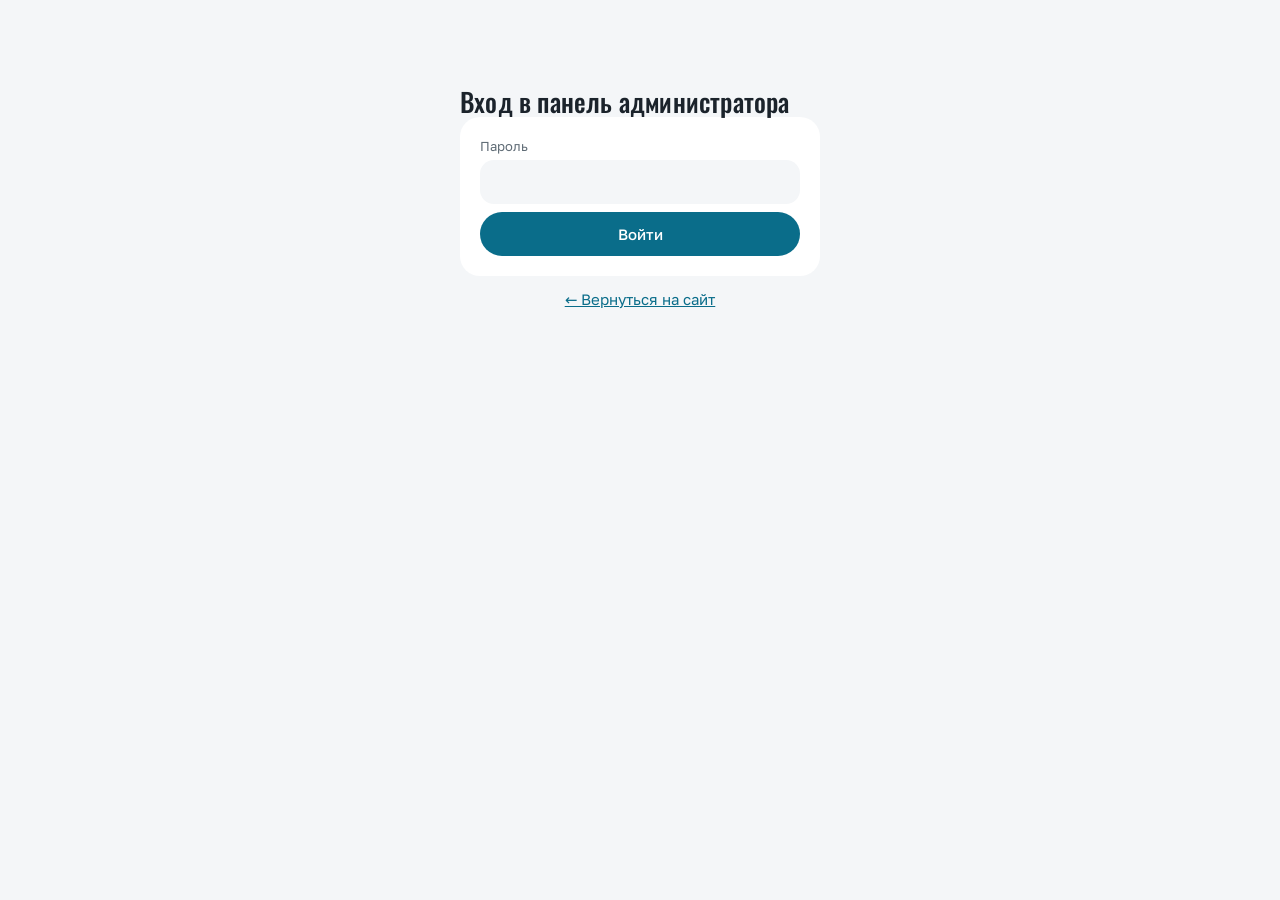
<file: admin.html>
<!DOCTYPE html>
<html lang="ru">
<head>
<meta charset="utf-8">
<!-- Только свои файлы и Worker; никаких сторонних скриптов рядом с паролем и записями клиентов -->
<meta http-equiv="Content-Security-Policy" content="default-src 'self'; script-src 'self' 'unsafe-inline'; style-src 'self' 'unsafe-inline'; img-src 'self' data:; font-src 'self'; connect-src https://kaspiy-zayavki.kenny-ki.workers.dev; frame-src 'none'; object-src 'none'; base-uri 'self'; form-action 'self'">
<meta name="referrer" content="no-referrer">
<meta name="viewport" content="width=device-width, initial-scale=1">
<meta name="robots" content="noindex, nofollow">
<!-- Панель нельзя открыть внутри чужой страницы (защита от подмены кликов) -->
<style>html{display:none}</style>
<script>if (window.top === window.self) document.documentElement.style.display = 'block'; else window.top.location = window.self.location;</script>
<title>Панель администратора</title>
<link rel="icon" type="image/png" href="favicon.png">
<link rel="stylesheet" href="fonts/fonts.css">
<style>
:root{--bg:#f4f6f8;--card:#ffffff;--ink:#1b232b;--muted:#5f6b75;--line:#e3e7eb;--line2:#d3d9df;--accent:#0a6d8a;--on-accent:#ffffff;--red:#b23a2e;--ok:#2f7a3e;--warn:#8a6414}
*{box-sizing:border-box;margin:0}
body{font-family:"Golos Text",system-ui,-apple-system,"Segoe UI",Roboto,sans-serif;background:var(--bg);color:var(--ink);line-height:1.5;font-size:15px;padding:24px 16px}
a{color:var(--accent)}
:focus-visible{outline:2px solid var(--accent);outline-offset:2px}
.wrap{max-width:1100px;margin:0 auto}
h1{font-size:24px;font-weight:600;letter-spacing:-.02em}
h2{font-size:18px;font-weight:600;margin:20px 0 8px}
h3{font-size:15px;font-weight:600;margin-bottom:6px}
.layout{display:grid;grid-template-columns:200px minmax(0,1fr);grid-template-areas:"top top" "tabs main";column-gap:32px}
.top{grid-area:top;padding-bottom:16px;border-bottom:1px solid var(--line);margin-bottom:24px}
.tabs{grid-area:tabs;align-self:start;flex-direction:column;gap:4px;margin:0;position:sticky;top:24px}
.tabs button{border:0;background:transparent;color:var(--muted);text-align:left;padding:12px;font-size:15px}
.tabs button.on{background:var(--ink);color:var(--bg)}
#pb,#pc{grid-area:main;min-width:0}
.card{background:var(--card);border:1px solid var(--line);border-radius:16px;padding:16px;margin-bottom:12px}
button{font:inherit;cursor:pointer;border-radius:12px;border:1px solid var(--line2);background:var(--card);color:var(--ink);padding:9px 14px;min-height:44px}
a.btnlink{display:inline-flex;align-items:center;font:inherit;border-radius:12px;border:1px solid var(--line2);background:var(--card);color:var(--ink);padding:9px 14px;min-height:44px;text-decoration:none}
button.primary{background:var(--accent);border-color:var(--accent);color:var(--on-accent);font-weight:500}
button.danger{background:var(--card);color:var(--red);border-color:var(--red)}
button:disabled{opacity:.5;cursor:default}
input,select{font:inherit;padding:9px 10px;min-height:44px;border:1px solid var(--line2);border-radius:12px;background:var(--bg);color:var(--ink);width:100%;min-width:0}
input:focus,select:focus{border-color:var(--ink)}
label.f{display:grid;gap:4px;font-size:13px;color:var(--muted)}
.row{display:flex;gap:8px;flex-wrap:wrap;align-items:flex-end}
.row>*{flex:1 1 140px}
.row>button{flex:0 0 auto}
.top{display:flex;justify-content:space-between;align-items:center;gap:8px}
.tabs{display:flex}
.bk{display:grid;grid-template-columns:70px 1fr auto;gap:10px;align-items:center;padding:12px 0;border-top:1px solid var(--line)}
.bk:first-child{border-top:0}
.bk .t{font-weight:600;font-size:18px}
.bk small{color:var(--muted)}
.badge{display:inline-block;font-size:12px;padding:1px 8px;border-radius:99px;border:1px solid currentColor;margin-left:6px}
.new{color:var(--warn)}.okb{color:var(--ok)}
.acts{display:flex;gap:6px;flex-wrap:wrap;justify-content:flex-end}
.days{font-weight:600;margin:16px 0 6px;text-transform:capitalize}
.hours{display:grid;grid-template-columns:repeat(auto-fill,minmax(110px,1fr));gap:6px;margin-top:8px}
/* вкладки настроек и закреплённая внизу кнопка сохранения */
.stabs{display:flex;flex-wrap:wrap;gap:6px;margin-bottom:14px}
.stabs button{min-height:40px;padding:8px 16px;background:transparent;color:var(--muted)}
.stabs button.on{background:var(--ink);color:var(--bg);border-color:var(--ink)}
.savebar{position:sticky;bottom:0;z-index:3;display:flex;flex-wrap:wrap;align-items:center;gap:12px;padding:12px 0;background:var(--bg);border-top:1px solid var(--line)}
.savebar .msg{margin:0;color:var(--muted)}
.savebar .msg.good{color:var(--ok)}.savebar .msg.err{color:var(--red)}
/* цены услуги: по рамке на тип кузова, внутри цена и минуты */
.lvls{display:grid;grid-template-columns:repeat(auto-fit,minmax(200px,1fr));gap:10px;margin-top:10px}
.lvl{border:1px solid var(--line);border-radius:14px;padding:10px 12px}
.lvl-t{font-size:13px;font-weight:600;color:var(--warn);margin-bottom:6px}
.lvl .two{display:grid;grid-template-columns:1fr 1fr;gap:8px}
.msg{margin:8px 0;font-size:14px}.msg.err{color:var(--red)}.msg.good{color:var(--ok)}
.hint{color:var(--muted);font-size:13px}
.empty{color:var(--muted);padding:12px 0}
/* допуслуги в ручной записи: на всю ширину формы, галочки сеткой */
.row>.exbox{flex:1 1 100%}
.exg{display:grid;grid-template-columns:repeat(auto-fill,minmax(220px,1fr));gap:4px 16px}
label.ex{display:grid;grid-template-columns:20px 1fr auto;align-items:center;gap:10px;min-height:40px;font-size:15px;color:var(--ink);cursor:pointer}
label.ex input{width:18px;height:18px;min-height:0;padding:0;accent-color:var(--accent)}
label.ex b{font-weight:500;white-space:nowrap}
/* итоговые цены */
.bk .price{margin-left:10px;font-weight:600;white-space:nowrap}
.days{display:flex;justify-content:space-between;align-items:baseline;gap:12px;flex-wrap:wrap}
.dsum{text-transform:none;font-weight:500;color:var(--muted);font-size:14px}
#mtot{font-size:16px;color:var(--ink);font-weight:600;margin-top:6px}
@media (max-width:760px){.layout{grid-template-columns:1fr;grid-template-areas:"top" "tabs" "main"}.tabs{flex-direction:row;margin-bottom:12px}.bk{grid-template-columns:60px 1fr}.acts{grid-column:1/-1;justify-content:flex-start}}
/* === Скругления: единый стиль форм и кнопок === */
button,a.btnlink{border-radius:999px}
input,select{border-radius:14px}
/* свой вид списков: Safari иначе рисует их светлыми, и текст на тёмной теме не читается */
select{-webkit-appearance:none;appearance:none;padding-right:36px;background:var(--bg) url("data:image/svg+xml,%3Csvg xmlns='http://www.w3.org/2000/svg' viewBox='0 0 24 24' fill='none' stroke='%231b232b' stroke-width='2'%3E%3Cpath d='m6 9 6 6 6-6'/%3E%3C/svg%3E") no-repeat right 12px center/16px}
select option{background:var(--card);color:var(--ink)}
.card{border-radius:18px}
.bk,.bk:first-child{padding:12px 14px;margin-bottom:8px;border:1px solid var(--line);border-radius:14px;background:var(--bg)}

/* ===== Новый вид в стиле сайта: белые карточки на светло-сером, без линий, всё скруглено ===== */
:root{--bg:#f4f6f8;--card:#ffffff;--soft:#f4f6f8;--deep:#e9edf1;--blue-soft:#d3ebf2;--sand:#f0c987}
body{font-size:15px;padding:28px 20px}
h1,h2,.bk .t{font-family:Oswald,"Arial Narrow",sans-serif;font-weight:500;letter-spacing:.2px}
h1{font-size:26px;line-height:1.1}
h2{font-size:24px}
.top{border-bottom:0;padding-bottom:0;margin-bottom:28px}
.brand{display:flex;align-items:center;gap:12px}
.brand i{width:42px;height:42px;border-radius:14px;background:var(--accent);color:#fff;display:grid;place-items:center;font:500 22px Oswald,sans-serif;font-style:normal;position:relative;flex:none}
.brand i::after{content:"";position:absolute;right:-3px;top:-3px;width:12px;height:12px;border-radius:50%;background:var(--sand);border:2px solid var(--bg)}
.brand small{color:var(--muted);font-size:13px}
.card{border:0;border-radius:20px;padding:20px}
.card h3{font-size:17px}
/* кнопки: без рамок, мягкие подложки */
button,a.btnlink{border:0;background:var(--card);font-weight:500;transition:background .15s,transform .15s}
button:hover,a.btnlink:hover{background:var(--deep)}
.card button,.card a.btnlink{background:var(--deep)}
.card button:hover{background:#dde2e8}
button.primary,.card button.primary{background:var(--accent);color:#fff}
button.primary:hover,.card button.primary:hover{background:color-mix(in srgb,#0a6d8a 85%,#000)}
button.danger,.card button.danger{background:#fbe8e6;color:var(--red);border:0}
button.danger:hover,.card button.danger:hover{background:#f6d5d1}
.tabs button,.stabs button{background:transparent;transition:none}
.tabs button:hover{background:var(--deep)}
.tabs button.on,.tabs button.on:hover{background:var(--ink);color:#fff}
/* поля: серые подложки без рамок, синий фокус */
input,select{border:0;background-color:var(--soft)}
input:focus,select:focus{outline:2px solid var(--accent);outline-offset:0}
/* шапка списка: заголовок слева, управление справа */
.lhead{display:flex;justify-content:space-between;align-items:center;gap:12px;flex-wrap:wrap;margin:32px 0 6px}
.lhead h2{margin:0}
.lctl{display:flex;align-items:center;gap:10px;flex-wrap:wrap;justify-content:flex-end}
.lctl select{width:auto;min-width:180px;background-color:var(--card)}
.upd{color:var(--muted);font-size:13px}
.refresh{display:inline-flex;align-items:center;gap:8px;padding:9px 18px 9px 14px}
.refresh svg{width:18px;height:18px;fill:none;stroke:currentColor;stroke-width:2.2;stroke-linecap:round;stroke-linejoin:round}
.refresh.busy svg{animation:spin .8s linear infinite}
.refresh:disabled{opacity:1}
@keyframes spin{to{transform:rotate(360deg)}}
/* дни и записи */
.days{text-transform:none;font-size:15px;margin:22px 4px 8px}
.days > span:first-child{display:inline-block}
.days > span:first-child::first-letter{text-transform:uppercase}
.bk,.bk:first-child{border:0;background:var(--soft);border-radius:16px;padding:14px 16px;grid-template-columns:72px 1fr auto}
.bk:last-child{margin-bottom:0}
.bk .t{font-size:22px}
.bk strong{font-weight:600;margin-right:4px}
.bk small{display:block;margin-top:2px}
.bk small + br{display:none}
.bk a{display:inline-block;margin-top:4px;font-weight:500;text-decoration:none}
.bk a:hover{text-decoration:underline}
.badge{border:0;padding:2px 10px;font-weight:500;vertical-align:1px}
.badge.okb{background:#e3f2e6;color:var(--ok)}
.badge.new{background:#fbf1dc;color:var(--warn)}
.badge:not(.okb):not(.new){background:var(--deep);color:var(--muted)}
.bk .price{display:inline-block;margin-left:6px;padding:2px 10px;border-radius:999px;background:var(--blue-soft);color:var(--accent);font-weight:600}
/* ручная запись */
#mtot{display:inline-block;align-self:start;padding:8px 14px;border-radius:12px;background:#fbf1dc;font-size:16px}
label.ex{border-radius:10px;padding:0 6px;margin:0 -6px}
label.ex:hover{background:var(--soft)}
.savebar{border-top:0;background:var(--bg)}
.lvl{border:0;background:var(--soft)}
.lvl input,.lvl select{background-color:var(--card)}
@media (max-width:760px){
  body{padding:18px 12px}
  .lhead{align-items:flex-start}
  .lctl{width:100%;justify-content:space-between}
  .upd{order:3;width:100%}
  .bk,.bk:first-child{grid-template-columns:56px 1fr;padding:12px;gap:8px 10px}
  .bk .t{font-size:20px}
  .tabs{position:static;background:var(--card);padding:4px;border-radius:999px;width:max-content;max-width:100%}
  .tabs button{padding:9px 18px}
  #pb > .card,#books .card{padding:12px}
  .card{padding:16px}
  .lctl{width:auto}
  .upd{order:0;width:auto}
  /* шапка: заголовок и кнопки не вылезают за экран */
  .top{flex-wrap:wrap;gap:12px}
  h1{font-size:22px}
  .brand i{width:38px;height:38px;font-size:20px}
  .top .row{flex-wrap:wrap!important}
  .top .row button,.top .row a.btnlink{padding:8px 16px;min-height:40px}
}
/* поля одной ширины во всех браузерах: Safari на iPhone растягивает поле даты по своей ширине и оно наезжает на соседнее */
.row>*{min-width:0}
input[type=date]{-webkit-appearance:none;appearance:none;display:block;min-width:0;max-width:100%;width:100%;text-align:left;line-height:24px}
input[type=date]::-webkit-date-and-time-value{text-align:left;min-height:24px}
@media (max-width:760px){
  #mf > label.f{flex:1 1 calc(50% - 4px)}
  #mf > .exbox,#mf > label.f:has(#mn),#mf > label.f:has(#mp){flex-basis:100%}
  #mf > button{flex:1 1 100%}
}

/* ===== 17.11.2026: статусы, итоговая цена, действия иконками (ПК — справа внизу, телефон — смахиванием) ===== */
.lhead{margin-top:0}
#mcard{margin-top:14px}
.savebar{position:static}
.bk .badge.st-new{background:#eceff2;color:#5f6b75}
.bk .badge.st-ok{background:#e3edfd;color:#2659b8}
.bk .badge.st-done{background:#e1f3e6;color:#237a3d}
.bk .badge.st-no{background:#fbe5e3;color:#b23a2e}
.bk .price{background:#e1f3e6;color:#237a3d}
.bkw{position:relative;margin-bottom:8px;border-radius:16px;overflow:hidden;background:var(--soft)}
.bkw:last-child{margin-bottom:0}
.bkw .bk,.bkw .bk:first-child{position:relative;z-index:1;margin:0;grid-template-columns:72px minmax(0,1fr);padding:14px 16px 64px;background:var(--soft);transition:transform .22s ease}
.bk .mid{min-width:0}
.bk .pline{margin-top:6px;display:flex;flex-wrap:wrap;align-items:center;gap:4px 8px}
.bk .price{margin:0}
.bk .pnote{color:var(--muted);font-size:13px}
.bk a.tel{display:inline-block;margin-top:6px}
.sw{position:absolute;right:12px;bottom:12px;z-index:2;display:flex;gap:6px}
.ib{position:relative;width:40px;height:40px;min-height:0;padding:0;border-radius:50%;display:flex;flex-direction:column;align-items:center;justify-content:center;gap:3px}
.ib svg{width:20px;height:20px;fill:none;stroke:currentColor;stroke-width:2.2;stroke-linecap:round;stroke-linejoin:round;flex:none}
.ib span{position:absolute;width:1px;height:1px;overflow:hidden;clip:rect(0 0 0 0);white-space:nowrap}
.card .ib.i-ok{background:#e3edfd;color:#2659b8}.card .ib.i-ok:hover{background:#d2e2fb}
.card .ib.i-done{background:#e1f3e6;color:#237a3d}.card .ib.i-done:hover{background:#cdebd6}
.card .ib.i-undo{background:var(--deep);color:var(--muted)}
.card .ib.i-price{background:#fbf1dc;color:#8a6414}.card .ib.i-price:hover{background:#f6e6c2}
.card .ib.i-call{background:var(--deep);color:var(--ink)}
.card .ib.i-no{background:#fbe5e3;color:#b23a2e}.card .ib.i-no:hover{background:#f6d5d1}
.pedit{margin-top:10px;padding:12px;border-radius:14px;background:var(--card);display:grid;gap:8px;max-width:420px}
.pedit .msg,.sheet .msg{margin:0}
.pbtns{display:flex;flex-wrap:wrap;gap:8px}
.shade{position:fixed;inset:0;z-index:50;background:rgba(15,20,25,.45)}
.sheet{position:fixed;left:0;right:0;bottom:0;z-index:51;background:var(--card);border-radius:22px 22px 0 0;padding:20px 16px calc(20px + env(safe-area-inset-bottom));display:grid;gap:10px;animation:up .2s ease}
.sheet input{font-size:24px;font-weight:600;min-height:56px}
.sheet .pbtns button{flex:1 1 0;min-height:50px}
@keyframes up{from{transform:translateY(100%)}to{transform:none}}
.swtip{color:var(--muted);font-size:13px;margin:0 0 8px}
@keyframes peek{0%,100%{transform:none}35%,60%{transform:translateX(-120px)}}
.bk.hint{animation:peek 1.8s ease .5s 1}
@media (max-width:760px){
  /* телефон: иконки под записью, запись уезжает влево (как в Telegram) */
  .bkw .bk,.bkw .bk:first-child{padding:12px;grid-template-columns:56px minmax(0,1fr);border-radius:0;touch-action:pan-y;user-select:none;-webkit-user-select:none}
  .bkw:not(.open) .sw{visibility:hidden}
  .bkw.drag .sw,.bkw.open .sw{visibility:visible}
  .sw{top:0;right:0;bottom:0;z-index:0;gap:0}
  .card .ib{width:58px;height:auto;border-radius:0;font-size:11px;font-weight:500;color:#fff}
  .ib span{position:static;width:auto;height:auto;clip:auto}
  .card .ib.i-ok,.card .ib.i-ok:hover{background:#3b78e0;color:#fff}
  .card .ib.i-done,.card .ib.i-done:hover{background:#2f9e57;color:#fff}
  .card .ib.i-undo,.card .ib.i-undo:hover{background:#7b8794;color:#fff}
  .card .ib.i-price,.card .ib.i-price:hover{background:#d9961a;color:#fff}
  .card .ib.i-call,.card .ib.i-call:hover{background:#5d7385;color:#fff}
  .card .ib.i-no,.card .ib.i-no:hover{background:#d64541;color:#fff}
  /* шапка в одну строку: название заведения, «На сайт» и «Выйти» */
  .top{flex-wrap:nowrap}
  .top h1{display:none}
  .brand small{font-size:16px;font-weight:600;color:var(--ink);line-height:1.2}
  .top .row{flex-wrap:nowrap!important;gap:6px!important}
  .top .row button,.top .row a.btnlink{padding:6px 12px;min-height:38px;font-size:14px}
  .lctl{width:100%;justify-content:flex-start}
  #addb{margin-left:auto}
}
</style>
</head>
<body>
<div class="wrap">

<div id="login" style="display:none;max-width:360px;margin:60px auto">
  <h1>Вход в панель администратора</h1>
  <form id="lf" class="card">
    <label class="f">Пароль<input id="pw" type="password" autocomplete="current-password" required></label>
    <p class="msg err" id="lerr"></p>
    <button class="primary" type="submit" style="width:100%">Войти</button>
  </form>
  <p style="text-align:center"><a href="index.html">← Вернуться на сайт</a></p>
</div>

<div id="app" style="display:none">
<div class="layout">
  <div class="top"><div class="brand"><i aria-hidden="true">К</i><div><h1>Панель администратора</h1><small>Каспий</small></div></div><div class="row" style="flex:0 0 auto;gap:8px;flex-wrap:nowrap"><a class="btnlink" href="index.html">На сайт</a><button id="out" type="button">Выйти</button></div></div>
  <div class="tabs"><button type="button" id="tb" class="on">Записи</button><button type="button" id="tc">Настройки</button></div>

  <div id="pb">
    <!-- сначала записи; ручная запись — по кнопке «+ Записать» (17.11.2026) -->
    <div class="lhead"><h2>Ближайшие записи</h2>
      <div class="lctl"><span class="upd" id="upd" aria-live="polite"></span><select id="fm" aria-label="Пост"></select><button id="rf" type="button" class="refresh"><svg viewBox="0 0 24 24" aria-hidden="true"><path d="M20 12a8 8 0 1 1-2.34-5.66"/><path d="M20 4v5h-5"/></svg>Обновить</button><button id="addb" type="button" class="primary" aria-expanded="false" aria-controls="mcard">+ Записать</button></div></div>
    <div class="card" id="mcard" hidden>
      <h3>Добавить запись вручную</h3>
      <p class="hint">Для звонков и тех, кто пришёл сам. Время сразу станет занятым на сайте. Так же можно закрыть час на мойке.</p>
      <form id="mf" class="row" style="margin-top:8px"></form>
      <p class="msg" id="mmsg"></p>
    </div>
    <p class="msg err" id="berr"></p>
    <div id="books"></div>
  </div>

  <div id="pc" style="display:none">
    <div id="cfg"></div>
  </div>
</div>
</div>
</div>

<script>
var W = 'https://kaspiy-zayavki.kenny-ki.workers.dev';
var tok = sessionStorage.getItem('tk') || '';
var DAYS = ['Пн','Вт','Ср','Чт','Пт','Сб','Вс'];
var CFG = null, model = null, BOOKS = [], timer = null;
function $(id){ return document.getElementById(id); }
function el(t, c, x){ var n = document.createElement(t); if (c) n.className = c; if (x != null) n.textContent = x; return n; }

function api(path, body){
  var o = {headers: {'Authorization': 'Bearer ' + tok}};
  if (body !== undefined){ o.method = 'POST'; o.headers['Content-Type'] = 'application/json'; o.body = JSON.stringify(body); }
  return fetch(W + path, o).then(function(r){
    return r.json().catch(function(){ return {}; }).then(function(j){
      if (r.status === 401 && path !== '/admin/login'){ logout(); throw new Error('Войдите заново'); }
      if (!r.ok) throw new Error(j.error || ('Ошибка ' + r.status));
      return j;
    });
  });
}
function show(){
  var on = !!tok;
  $('login').style.display = on ? 'none' : 'block';
  $('app').style.display = on ? 'block' : 'none';
  if (on) init();
}
function logout(){ tok = ''; sessionStorage.removeItem('tk'); clearInterval(timer); document.title = 'Панель администратора'; show(); }
$('out').onclick = logout;
$('lf').onsubmit = function(e){
  e.preventDefault(); $('lerr').textContent = '';
  fetch(W + '/admin/login', {method: 'POST', headers: {'Content-Type': 'application/json'}, body: JSON.stringify({password: $('pw').value})})
    .then(function(r){ return r.json().then(function(j){ return {ok: r.ok, j: j}; }); })
    .then(function(x){
      if (!x.ok) throw new Error(x.j.error || 'Ошибка входа');
      tok = x.j.token; sessionStorage.setItem('tk', tok); $('pw').value = ''; show();
    })
    .catch(function(err){ $('lerr').textContent = err.message; });
};
function tab(t){
  $('pb').style.display = t === 'b' ? 'block' : 'none';
  $('pc').style.display = t === 'c' ? 'block' : 'none';
  $('tb').className = t === 'b' ? 'on' : ''; $('tc').className = t === 'c' ? 'on' : '';
}
$('tb').onclick = function(){ tab('b'); }; $('tc').onclick = function(){ tab('c'); };
$('addb').onclick = function(){
  var c = $('mcard'); c.hidden = !c.hidden;
  this.setAttribute('aria-expanded', String(!c.hidden)); this.textContent = c.hidden ? '+ Записать' : 'Скрыть форму';
  if (!c.hidden) c.scrollIntoView({block: 'nearest'});
};

function init(){
  fetch(W + '/config', {cache: 'no-cache'}).then(function(r){ return r.json(); }).then(function(c){
    CFG = c; model = JSON.parse(JSON.stringify(c));
    renderManual(); renderFilter(); renderCfg(); loadBooks();
    clearInterval(timer); timer = setInterval(function(){ if (!document.hidden) loadBooks(); }, 30000);
  }).catch(function(){ $('berr').textContent = 'Не удалось загрузить настройки. Проверьте Worker в Cloudflare.'; });}
function masterName(id){ var m = CFG.masters.filter(function(x){ return x.id === id; })[0]; return m ? m.name : id; }

/* ---------- записи ---------- */
function renderFilter(){
  var s = $('fm'); s.innerHTML = '';
  var o = el('option', '', 'Все посты'); o.value = ''; s.appendChild(o);
  CFG.masters.forEach(function(m){ var x = el('option', '', m.name); x.value = m.id; s.appendChild(x); });
  s.onchange = renderBooks; $('rf').onclick = loadBooks;
  s.style.display = CFG.masters.length < 2 ? 'none' : ''; // при одном посте фильтр не нужен
}
function loadBooks(){
  $('berr').textContent = ''; $('rf').classList.add('busy'); $('rf').disabled = true;
  api('/admin/bookings').then(function(j){
      BOOKS = j; renderBooks(); if (window.refreshManualTimes) window.refreshManualTimes();
      var n = new Date(); $('upd').textContent = 'Обновлено в ' + ('0' + n.getHours()).slice(-2) + ':' + ('0' + n.getMinutes()).slice(-2);
    })
    .catch(function(e){ $('berr').textContent = e.message; })
    .then(function(){ $('rf').classList.remove('busy'); $('rf').disabled = false; });
}
function rub(n){ return String(n).replace(/\B(?=(\d{3})+(?!\d))/g, ' ') + ' ₽'; }
// цена по прайсу (услуга по классу авто + допуслуги): {sum, from, unknown}; итоговая цена после расчёта хранится в записи (b.final)
function priceInfo(b){
  var r = {sum: 0, from: false, unknown: false};
  [b.service].concat(b.extras || []).forEach(function(name){
    var s = CFG.services.filter(function(x){ return x.name === name; })[0], p = s && (s.prices[b.level] || s.prices[Object.keys(s.prices)[0]]);
    if (!p || p.price == null){ r.unknown = true; return; }
    r.sum += p.price; if (p.from) r.from = true;
  });
  return r;
}
function listText(b){
  var p = priceInfo(b);
  if (p.unknown && !p.sum) return 'по прайсу: цена уточняется';
  return 'по прайсу: ' + (p.from || p.unknown ? 'от ' : '') + rub(p.sum);
}
// статусы: new — не подтверждена (серый), ok — подтверждена (голубой), done — выполнена (зелёный); отменённая запись удаляется
var ST = {'new': ['st-new', 'Не подтверждена'], ok: ['st-ok', 'Подтверждена'], done: ['st-done', 'Выполнена']};
var ICO = {
  ok: '<path d="M5 12.5l4.5 4.5L19 7.5"/>',
  done: '<path d="M2 12.5l4.5 4.5L16 7.5"/><path d="M11 15l2 2 9.5-9.5"/>',
  undo: '<path d="M9 14 4 9l5-5"/><path d="M4 9h10.5a5.5 5.5 0 0 1 0 11H11"/>',
  price: '<path d="M8 21V3h6a4.5 4.5 0 0 1 0 9H6M6 16h9"/>',
  call: '<path d="M6 3h4l2 5-2.5 1.5a11 11 0 0 0 5 5L16 12l5 2v4a2 2 0 0 1-2 2A16 16 0 0 1 4 6a2 2 0 0 1 2-3z"/>',
  no: '<path d="M6 6l12 12M18 6 6 18"/>'
};
var narrow = function(){ return window.matchMedia('(max-width:760px)').matches; };
var OPEN = null, EDIT = false, PENDING = false; // открытая свайпом запись и открытый ввод цены: обновление списка ждёт, пока их закроют
function uiBusy(){ return !!OPEN || EDIT; }
function flush(){ if (PENDING && !uiBusy()){ PENDING = false; renderBooks(); } }
function setOpen(w, on){
  var bk = w.querySelector('.bk');
  if (on && OPEN && OPEN !== w) setOpen(OPEN, false);
  bk.style.transform = on ? 'translateX(-' + w.querySelector('.sw').offsetWidth + 'px)' : '';
  w.classList.toggle('open', on); OPEN = on ? w : (OPEN === w ? null : OPEN);
  if (!on) flush();
}
// смахивание влево (как в Telegram): палец или мышь, вертикальная прокрутка не мешает
function swipe(w){
  var bk = w.querySelector('.bk'), sw = w.querySelector('.sw'), x0 = null, y0 = 0, dx = 0, base = 0, drag = null, moved = false;
  bk.addEventListener('pointerdown', function(e){
    if (!narrow() || e.button > 0) return;
    x0 = e.clientX; y0 = e.clientY; drag = null; moved = false; base = w.classList.contains('open') ? -sw.offsetWidth : 0; dx = base;
  });
  bk.addEventListener('pointermove', function(e){
    if (x0 == null) return;
    var ddx = e.clientX - x0, ddy = e.clientY - y0;
    if (drag === null){ if (Math.abs(ddx) < 8 && Math.abs(ddy) < 8) return; drag = Math.abs(ddx) > Math.abs(ddy); if (drag){ try { bk.setPointerCapture(e.pointerId); } catch (er) {} bk.style.transition = 'none'; w.classList.add('drag'); } }
    if (!drag) return;
    moved = true; dx = Math.min(0, Math.max(-sw.offsetWidth - 24, base + ddx)); bk.style.transform = 'translateX(' + dx + 'px)';
  });
  function end(){
    if (x0 == null) return; x0 = null; bk.style.transition = '';
    if (drag){ setOpen(w, dx < -sw.offsetWidth / 3); setTimeout(function(){ w.classList.remove('drag'); }, 250); }
  }
  bk.addEventListener('pointerup', end); bk.addEventListener('pointercancel', end);
  // тап по открытой записи закрывает её; после смахивания клик не срабатывает
  bk.addEventListener('click', function(e){
    if (moved){ e.preventDefault(); e.stopPropagation(); moved = false; return; }
    if (w.classList.contains('open') && !e.target.closest('a')){ e.preventDefault(); setOpen(w, false); }
  }, true);
}
document.addEventListener('pointerdown', function(e){ if (OPEN && !OPEN.contains(e.target)) setOpen(OPEN, false); });

// короткие подписи под иконками на телефоне; полное название — в подсказке и для программ чтения с экрана
var SHORT = {ok: 'Принять', done: 'Готово', undo: 'Вернуть', price: 'Цена', call: 'Звонок', no: 'Отмена'};
function ib(kind, cls, label, fn){
  var b = el('button', 'ib ' + cls); b.type = 'button'; b.title = label; b.setAttribute('aria-label', label);
  b.innerHTML = '<svg viewBox="0 0 24 24" aria-hidden="true">' + ICO[kind] + '</svg>'; b.appendChild(el('span', '', SHORT[kind]));
  b.onclick = function(e){ e.stopPropagation(); fn(); }; return b;
}
function plural(n, a, b, c){ return n % 10 === 1 && n % 100 !== 11 ? a : n % 10 >= 2 && n % 10 <= 4 && (n % 100 < 10 || n % 100 >= 20) ? b : c; }
function renderBooks(){
  if (uiBusy()){ PENDING = true; return; }
  var box = $('books'); box.innerHTML = '';
  var nw = BOOKS.filter(function(b){ return b.status !== 'ok' && b.status !== 'done'; }).length;
  document.title = (nw ? '(' + nw + ') ' : '') + 'Панель администратора';
  var f = $('fm').value, last = '', card = null, n = 0, dayHead = null, cnt = 0, fin = 0, sum = 0;
  // итог дня — только по уточнённым ценам; пока уточнены не все, итог помечен как не окончательный
  function closeDay(){
    if (!dayHead) return;
    var t = cnt + ' ' + plural(cnt, 'запись', 'записи', 'записей');
    if (!fin) t += ' · цены не уточнены';
    else if (fin < cnt) t += ' · ' + rub(sum) + ' — уточнено ' + fin + ' из ' + cnt + ', итог не окончательный';
    else t += ' · итого ' + rub(sum);
    dayHead.lastChild.textContent = t;
  }
  BOOKS.filter(function(b){ return !f || b.master === f; }).forEach(function(b){
    n++;
    if (b.date !== last){
      closeDay(); cnt = 0; fin = 0; sum = 0;
      last = b.date;
      var d = new Date(b.date + 'T12:00:00');
      dayHead = el('div', 'days'); dayHead.appendChild(el('span', '', d.toLocaleDateString('ru-RU', {weekday: 'long', day: 'numeric', month: 'long'}))); dayHead.appendChild(el('span', 'dsum'));
      box.appendChild(dayHead);
      card = el('div', 'card'); box.appendChild(card);
    }
    cnt++; if (b.final != null){ fin++; sum += b.final; }
    var st = ST[b.status] || ST['new'];
    var w = el('div', 'bkw'), row = el('div', 'bk');
    row.appendChild(el('div', 't', b.time || 'Заявка'));
    var mid = el('div', 'mid');
    var l1 = el('div'); l1.appendChild(el('strong', '', b.name || 'Без имени'));
    l1.appendChild(el('span', 'badge ' + st[0], st[1]));
    if (b.manual) l1.appendChild(el('span', 'badge', 'вручную'));
    if (b.kind === 'request') l1.appendChild(el('span', 'badge', 'на расчёт'));
    mid.appendChild(l1);
    // класс авто, услуга и допуслуги; пост показываем, только если их несколько
    mid.appendChild(b.kind === 'request'
      ? el('small', '', [b.service, b.car].filter(Boolean).join(', ') + (b.comment ? ' — ' + b.comment : ''))
      : el('small', '', [CFG.masters.length > 1 ? masterName(b.master) : '', CFG.levels.length > 1 ? b.level : '', b.service].filter(Boolean).join(', ') + (b.extras && b.extras.length ? ' + ' + b.extras.join(', ') : '')));
    var pl = el('div', 'pline');
    if (b.final != null){ pl.appendChild(el('span', 'price', rub(b.final))); pl.appendChild(el('span', 'pnote', 'уточнено · ' + listText(b))); }
    else pl.appendChild(el('span', 'pnote', listText(b)));
    mid.appendChild(pl);
    var tel = b.phone && b.phone !== '—' ? 'tel:' + b.phone.replace(/[^\d+]/g, '') : '';
    if (tel){ var a = el('a', 'tel', b.phone); a.href = tel; mid.appendChild(a); }
    row.appendChild(mid);
    // действия: только подходящие к статусу; красная отмена — последней
    var sw = el('div', 'sw');
    if (b.status !== 'ok' && b.status !== 'done') sw.appendChild(ib('ok', 'i-ok', 'Подтвердить', function(){ act(b.id, 'ok'); }));
    if (b.status !== 'done') sw.appendChild(ib('done', 'i-done', 'Выполнена', function(){ act(b.id, 'done'); }));
    else sw.appendChild(ib('undo', 'i-undo', 'Вернуть в подтверждённые', function(){ act(b.id, 'undo'); }));
    sw.appendChild(ib('price', 'i-price', 'Цена', function(){ openPrice(b, w); }));
    if (tel) sw.appendChild(ib('call', 'i-call', 'Позвонить', function(){ location.href = tel; }));
    if (b.status !== 'done') sw.appendChild(ib('no', 'i-no', 'Отменить', function(){
      if (confirm('Отменить запись «' + (b.name || '') + '» на ' + b.date + ' ' + (b.time || '') + '? Время освободится на сайте.')) act(b.id, 'no'); }));
    w.appendChild(sw); w.appendChild(row); card.appendChild(w); swipe(w);
  });
  closeDay();
  if (!n) box.appendChild(el('p', 'empty', 'Записей пока нет.'));
  swipeHint();
}
function act(id, a, extra){
  if (OPEN) setOpen(OPEN, false);
  var body = {id: id, act: a}; for (var k in extra || {}) body[k] = extra[k];
  return api('/admin/action', body).then(loadBooks).catch(function(e){ $('berr').textContent = e.message; throw e; });
}
// итоговая цена: на телефоне — панель снизу с цифровой клавиатурой, на ПК — поле в карточке
function openPrice(b, w){
  if (EDIT) return;
  if (OPEN) setOpen(OPEN, false);
  EDIT = true;
  var mob = narrow(), host = el('div', mob ? 'sheet' : 'pedit'), shade = null;
  if (mob){ shade = el('div', 'shade'); host.setAttribute('role', 'dialog'); host.setAttribute('aria-modal', 'true'); host.setAttribute('aria-label', 'Итоговая цена');
    host.appendChild(el('h3', '', 'Итоговая цена')); host.appendChild(el('p', 'hint', (b.name || 'Без имени') + ' · ' + (b.service || ''))); }
  host.appendChild(el('p', 'hint', listText(b).replace('по прайсу', 'По прайсу')));
  var lb = el('label', 'f', 'Итоговая цена, ₽'), inp = el('input'); inp.inputMode = 'numeric'; inp.autocomplete = 'off'; inp.placeholder = 'например, 4200';
  inp.value = b.final != null ? String(b.final) : ''; lb.appendChild(inp); host.appendChild(lb);
  var msg = el('p', 'msg err'); host.appendChild(msg);
  var r = el('div', 'pbtns'), sv = el('button', 'primary', 'Сохранить'), cl = el('button', '', 'Отмена'); sv.type = cl.type = 'button';
  r.appendChild(sv);
  if (b.final != null){ var er = el('button', 'danger', 'Стереть'); er.type = 'button'; er.onclick = function(){ save(null); }; r.appendChild(er); }
  r.appendChild(cl); host.appendChild(r);
  function close(){ EDIT = false; if (shade) shade.remove(); host.remove(); flush(); }
  function save(v){
    sv.disabled = true;
    act(b.id, 'price', {price: v}).then(close).catch(function(e){ msg.textContent = e.message; sv.disabled = false; });
  }
  sv.onclick = function(){
    var d = inp.value.replace(/\s/g, '');
    if (d === ''){ save(null); return; }
    if (!/^\d{1,8}$/.test(d)){ msg.textContent = 'Только цифры, целые рубли'; inp.focus(); return; }
    save(+d);
  };
  cl.onclick = close; if (shade) shade.onclick = close;
  inp.addEventListener('keydown', function(e){ if (e.key === 'Enter') sv.click(); if (e.key === 'Escape') close(); });
  if (mob){ document.body.appendChild(shade); document.body.appendChild(host); }
  else w.querySelector('.mid').appendChild(host);
  inp.focus();
}
// один раз на телефоне показываем, что запись смахивается влево
function swipeHint(){
  if (!narrow()) return;
  var seen = false; try { seen = localStorage.getItem('swh') === '1'; } catch (e) {}
  var w = document.querySelector('#books .bkw'); if (seen || !w) return;
  try { localStorage.setItem('swh', '1'); } catch (e) {}
  var tip = el('p', 'swtip', 'Смахните запись влево — там действия'); w.parentNode.insertBefore(tip, w);
  w.classList.add('drag'); w.querySelector('.bk').classList.add('hint');
  setTimeout(function(){ w.classList.remove('drag'); }, 2600);
  setTimeout(function(){ tip.remove(); }, 6000);
}

function renderManual(){
  var f = $('mf'); f.innerHTML = '';
  // сайты только с заявками на расчёт: записывать по времени нечего, ручная запись не нужна
  var hasBook = CFG.services.some(function(s){ return !s.request && Object.keys(s.prices).some(function(l){ return s.prices[l] && s.prices[l].minutes; }); });
  $('addb').style.display = hasBook ? '' : 'none';
  if (!hasBook){ $('mcard').hidden = true; return; }
  function pl(p){ return p.price == null ? 'цена уточняется' : (p.from ? 'от ' : '') + p.price + ' ₽'; }
  function sel(label, id, opts){ var l = el('label', 'f', label), s = el('select'); s.id = id;
    opts.forEach(function(o){ var x = el('option', '', o[1]); x.value = o[0]; s.appendChild(x); }); l.appendChild(s); f.appendChild(l); return l; }
  // пост выбираем, только если их несколько; при одном посте поле скрыто
  var ml = sel('Пост', 'mm', CFG.masters.map(function(m){ return [m.id, m.name]; }));
  if (CFG.masters.length < 2) ml.style.display = 'none';
  var ll0 = sel('Класс авто', 'ml', CFG.levels.map(function(l){ return [l, l]; }));
  if (CFG.levels.length < 2) ll0.style.display = 'none';
  sel('Услуга', 'ms', []);
  function priceOf(v, lv){ var p = v.prices[lv]; return p ? p : null; }
  // мойки с ценой для выбранного кузова; допуслуги без минут сюда не попадают
  function fillSvc(){
    var lv = $('ml').value, s = $('ms'), keep = s.value; s.innerHTML = '';
    CFG.services.forEach(function(v){ var p = priceOf(v, lv); if (!p || !p.minutes || v.request) return;
      var x = el('option', '', v.name + ' — ' + pl(p) + ' · ' + p.minutes + ' мин'); x.value = v.name; s.appendChild(x); });
    s.value = keep; if (s.selectedIndex < 0) s.selectedIndex = 0;
  }
  var dl = el('label', 'f', 'Дата'), di = el('input'); di.type = 'date'; di.id = 'md'; di.required = true;
  var t = new Date(); di.value = t.getFullYear() + '-' + ('0' + (t.getMonth() + 1)).slice(-2) + '-' + ('0' + t.getDate()).slice(-2);
  dl.appendChild(di); f.appendChild(dl);
  sel('Время', 'mt', []);
  // время — по графику поста на выбранный день, шагом в длительность мойки
  function fillTimes(){
    var s = $('mt'), keep = s.value; s.innerHTML = '';
    var m = CFG.masters.filter(function(x){ return x.id === $('mm').value; })[0] || CFG.masters[0];
    var d = new Date($('md').value + 'T12:00:00'), key = DAYS[(d.getDay() + 6) % 7];
    // часы дня: «10:00-21:00» или с перерывом «10:00-12:00, 13:00-21:00»
    var h = String((m && m.hours && m.hours[key]) || '').trim().split(',').map(function(part){ return /^(\d{1,2}):(\d{2})-(\d{1,2}):(\d{2})$/.exec(part.trim()); }).filter(Boolean);
    var v = CFG.services.filter(function(x){ return x.name === $('ms').value; })[0], p = v && priceOf(v, $('ml').value);
    var dur = p && p.minutes ? p.minutes : 60;
    if (!h.length){ var o = el('option', '', 'Выходной'); o.value = ''; s.appendChild(o); s.disabled = true; return; }
    s.disabled = false;
    function hhmm(x){ return ('0' + Math.floor(x / 60)).slice(-2) + ':' + (x % 60 ? ('0' + x % 60).slice(-2) : '00'); }
    // занятые получасы этого поста на эту дату — из списка записей
    var taken = [];
    BOOKS.forEach(function(b){ if (b.date === $('md').value && b.master === m.id) taken = taken.concat(b.cells || []); });
    h.forEach(function(iv){
      // начало записи — с целого часа, как на сайте; услуга должна уместиться до конца промежутка
      for (var x = +iv[1] * 60 + +iv[2]; x + dur <= +iv[3] * 60 + +iv[4]; x += 60){
        var tt = hhmm(x), busy = false;
        for (var c = x; c < x + dur; c += 30) if (taken.indexOf(hhmm(c)) >= 0) busy = true;
        var op = el('option', '', tt + (busy ? ' — занято' : '')); op.value = tt; op.disabled = busy; s.appendChild(op);
      }
    });
    s.value = keep; if (s.selectedIndex < 0 || s.options[s.selectedIndex].disabled){
      var free = [].filter.call(s.options, function(o){ return !o.disabled; })[0]; s.value = free ? free.value : '';
    }
  }
  window.refreshManualTimes = fillTimes;
  // допуслуги: галочки с ценой для выбранного кузова
  var exl = el('div', 'f exbox'); exl.appendChild(el('span', '', 'Доп. услуги'));
  var exg = el('div', 'exg'); exg.id = 'mx'; exl.appendChild(exg);
  var tot = el('p', 'hint'); tot.id = 'mtot'; exl.appendChild(tot); f.appendChild(exl);
  function fillExtras(){
    var lv = $('ml').value, on = [].map.call(exg.querySelectorAll('input:checked'), function(i){ return i.value; }); exg.innerHTML = '';
    CFG.services.forEach(function(v){ var p = priceOf(v, lv); if (!p || p.minutes || v.request) return;
      var lb = el('label', 'ex'), cb = el('input'); cb.type = 'checkbox'; cb.value = v.name; cb.checked = on.indexOf(v.name) >= 0; cb.onchange = total;
      lb.appendChild(cb); lb.appendChild(el('span', '', v.name)); lb.appendChild(el('b', '', pl(p))); exg.appendChild(lb); });
    if (!exg.children.length) exl.style.display = 'none';
  }
  function chosen(){ return [].map.call(exg.querySelectorAll('input:checked'), function(i){ return i.value; }); }
  function total(){
    var lv = $('ml').value, sum = 0, v = CFG.services.filter(function(x){ return x.name === $('ms').value; })[0], p = v && priceOf(v, lv);
    var unk = !!p && p.price == null;
    if (p && p.price != null) sum += p.price;
    chosen().forEach(function(n){ var e = CFG.services.filter(function(x){ return x.name === n; })[0], q = e && priceOf(e, lv); if (q && q.price != null) sum += q.price; else unk = true; });
    var n = chosen().length;
    $('mtot').textContent = 'Итого: ' + (sum || !unk ? String(sum).replace(/\B(?=(\d{3})+(?!\d))/g, ' ') + ' ₽' : 'цена уточняется') + (unk && sum ? ' и уточнить' : '') + (n ? ' (услуга и ' + n + ' доп.)' : '');
  }
  $('ml').onchange = function(){ fillSvc(); fillExtras(); fillTimes(); total(); };
  $('ms').onchange = function(){ fillTimes(); total(); };
  $('mm').onchange = fillTimes; di.onchange = fillTimes;
  fillSvc(); fillExtras(); fillTimes(); total();
  var nl = el('label', 'f', 'Имя (необязательно)'), ni = el('input'); ni.id = 'mn'; nl.appendChild(ni); f.appendChild(nl);
  var pl = el('label', 'f', 'Телефон (необязательно)'), pi = el('input'); pi.id = 'mp'; pi.type = 'tel';
  pi.inputMode = 'tel'; pi.autocomplete = 'off'; pi.maxLength = 18; pi.placeholder = '+7 (___) ___-__-__';
  // маска как на сайте: 8 или 7 в начале превращаются в +7, лишние цифры отбрасываются
  function fmtPhone(v){
    var d = v.replace(/\D/g, '');
    if (d[0] === '7' || d[0] === '8') d = d.slice(1);
    d = d.slice(0, 10);
    var o = '+7 (' + d.slice(0, 3);
    if (d.length > 3) o += ') ' + d.slice(3, 6);
    if (d.length > 6) o += '-' + d.slice(6, 8);
    if (d.length > 8) o += '-' + d.slice(8, 10);
    return o;
  }
  pi.addEventListener('focus', function(){ if (!this.value) this.value = '+7 ('; });
  pi.addEventListener('input', function(){ this.value = fmtPhone(this.value); });
  pi.addEventListener('blur', function(){ if (this.value.replace(/\D/g, '').length <= 1) this.value = ''; });
  pl.appendChild(pi); f.appendChild(pl);
  var b = el('button', 'primary', 'Добавить'); b.type = 'submit'; f.appendChild(b);
  f.onsubmit = function(e){
    e.preventDefault(); var msg = $('mmsg'); msg.className = 'msg'; msg.textContent = '';
    if (!$('mt').value){ msg.className = 'msg err'; msg.textContent = $('mt').disabled ? 'В этот день мойка не работает.' : 'На этот день всё занято.'; return; }
    var pd = $('mp').value.replace(/\D/g, '');
    if (pd.length > 1 && pd.length < 11){ msg.className = 'msg err'; msg.textContent = 'Введите номер полностью: +7 (999) 123-45-67 — или оставьте поле пустым.'; $('mp').focus(); return; }
    if (pd.length <= 1) $('mp').value = '';
    api('/admin/book', {master: $('mm').value, level: $('ml').value, service: $('ms').value, extras: chosen(), date: $('md').value, time: $('mt').value, name: $('mn').value, phone: $('mp').value})
      .then(function(){
        msg.className = 'msg good'; msg.textContent = 'Запись добавлена, время занято.';
        $('mn').value = ''; $('mp').value = ''; [].forEach.call(exg.querySelectorAll('input:checked'), function(i){ i.checked = false; }); total(); loadBooks();
      })
      .catch(function(err){ msg.className = 'msg err'; msg.textContent = err.message; });
  };
}

/* ---------- настройки ---------- */
function field(label, obj, key, type){
  var l = el('label', 'f', label), i = el('input'); i.type = type || 'text';
  i.value = obj[key] == null ? '' : obj[key];
  i.oninput = function(){ obj[key] = type === 'number' ? Number(i.value) : i.value; };
  l.appendChild(i); return l;
}
// вкладки настроек: показывается один блок, сохраняются все сразу
var SECS = [['svc', 'Услуги и цены'], ['mst', 'Пост и график'], ['shop', 'Мойка'], ['gen', 'Общие']], SEC = 'svc';
function renderCfg(){
  var box = $('cfg'); box.innerHTML = '';
  var bar = el('div', 'stabs'); bar.setAttribute('role', 'tablist'); box.appendChild(bar);
  var g = el('div', 'card'); g.appendChild(el('h3', '', 'Общие'));
  g.appendChild(field('Записываться на дней вперёд (1-120)', model, 'ahead', 'number')); g.dataset.sec = 'gen'; box.appendChild(g);

  var s = el('div', 'card'); s.appendChild(el('h3', '', 'Мойка'));
  var r1 = el('div', 'row'); ['name', 'address', 'note', 'phone', 'phone2', 'email', 'vk', 'tg'].forEach(function(k, i){
    r1.appendChild(field(['Название (без слова «Автомойка»)', 'Адрес', 'Как найти', 'Телефон', 'Второй телефон', 'E-mail', 'Ссылка ВКонтакте', 'Ссылка Telegram'][i], model.shop, k)); });
  s.appendChild(r1); s.appendChild(el('h3', '', 'Часы работы мойки (текст на сайте)')).style.marginTop = '10px';
  model.shop.hours.forEach(function(h, i){
    var r = el('div', 'row'); r.style.marginBottom = '6px';
    r.appendChild(field('Дни', h, 0)); r.appendChild(field('Часы', h, 1));
    var d = el('button', 'danger', 'Убрать'); d.type = 'button'; d.onclick = function(){ model.shop.hours.splice(i, 1); renderCfg(); }; r.appendChild(d);
    s.appendChild(r);
  });
  var ah = el('button', '', 'Добавить строку'); ah.type = 'button'; ah.onclick = function(){ model.shop.hours.push(['', '']); renderCfg(); }; s.appendChild(ah);
  s.dataset.sec = 'shop'; box.appendChild(s);

  var sv = el('div', 'card'); sv.appendChild(el('h3', '', 'Услуги и цены'));
  sv.appendChild(el('p', 'hint', 'Цена и минуты для каждого типа кузова. Пустая цена: для этого кузова услуги нет. Минуты у мойки — сколько длится запись (60 — целый час). Услуги без минут — дополнительные: на сайте их добавляют к мойке при записи.'));
  model.services.forEach(function(x, i){
    var c = el('div'); c.style.cssText = 'border-top:1px solid var(--line);padding-top:10px;margin-top:10px';
    var r = el('div', 'row'); r.appendChild(field('Название', x, 'name')); r.appendChild(field('Описание', x, 'desc')); r.appendChild(field('Группа в прайсе', x, 'group'));
    var rl = el('label', 'ex'), rc = el('input'); rc.type = 'checkbox'; rc.checked = !!x.request; rc.onchange = function(){ x.request = rc.checked; };
    rl.appendChild(rc); rl.appendChild(el('span', '', 'Заявка на расчёт, без записи на время')); r.appendChild(rl);
    var d = el('button', 'danger', 'Убрать'); d.type = 'button'; d.onclick = function(){ model.services.splice(i, 1); renderCfg(); }; r.appendChild(d);
    c.appendChild(r);
    var g = el('div', 'lvls');
    model.levels.forEach(function(l){
      var p = x.prices[l] || {price: null, minutes: null}, box = el('div', 'lvl');
      box.appendChild(el('div', 'lvl-t', l)); var two = el('div', 'two'); box.appendChild(two); g.appendChild(box);
      [['price', 'Цена, ₽'], ['minutes', 'Минут']].forEach(function(f){
        var lb = el('label', 'f', f[1]), inp = el('input'); inp.type = 'number'; inp.value = p[f[0]] == null ? '' : p[f[0]];
        inp.oninput = function(){
          var v = inp.value === '' ? null : Number(inp.value), cur = x.prices[l] || {price: null, minutes: null};
          cur[f[0]] = v;
          // и цена, и минуты пусты: для этого класса услуги нет (у заявки на расчёт запись остаётся: цена «уточнить»)
          if (cur.price == null && cur.minutes == null && !x.request && !cur.from) delete x.prices[l]; else x.prices[l] = cur;
        };
        lb.appendChild(inp); two.appendChild(lb);
      });
      var fl = el('label', 'ex'), fc = el('input'); fc.type = 'checkbox'; fc.checked = !!p.from;
      fc.onchange = function(){ var cur = x.prices[l] || {price: null, minutes: null}; cur.from = fc.checked; x.prices[l] = cur; };
      fl.appendChild(fc); fl.appendChild(el('span', '', 'Цена «от»')); box.appendChild(fl);
    });
    c.appendChild(g); sv.appendChild(c);
  });
  var as = el('button', '', 'Добавить услугу'); as.type = 'button'; as.style.marginTop = '12px';
  as.onclick = function(){ var pr = {}; model.levels.forEach(function(l){ pr[l] = {price: 100, minutes: null}; }); model.services.push({name: 'Новая услуга', group: 'Салон', desc: '', prices: pr}); renderCfg(); }; sv.appendChild(as);
  sv.dataset.sec = 'svc'; box.appendChild(sv);

  var ms = el('div', 'card'); ms.appendChild(el('h3', '', 'Пост и график'));
  ms.appendChild(el('p', 'hint', 'Часы приёма записей в формате 10:00-20:00 (шаг 30 минут): последняя запись начинается за час до конца. Пустое поле — выходной. Удалить пост нельзя, чтобы не потерять записи.'));
  model.masters.forEach(function(m){
    var c = el('div'); c.style.cssText = 'border-top:1px solid var(--line);padding-top:10px;margin-top:10px';
    var r = el('div', 'row'); r.appendChild(field('Название (' + m.id + ')', m, 'name'));
    var ll = el('label', 'f', 'Кузов по умолчанию'), ls = el('select');
    model.levels.forEach(function(l){ var o = el('option', '', l); o.value = l; ls.appendChild(o); });
    ls.value = m.level; ls.onchange = function(){ m.level = ls.value; }; ll.appendChild(ls); r.appendChild(ll); c.appendChild(r);
    var h = el('div', 'hours'); DAYS.forEach(function(d){ var l = field(d, m.hours, d); l.querySelector('input').placeholder = 'выходной'; h.appendChild(l); });
    c.appendChild(h); ms.appendChild(c);
  });
  var am = el('button', '', 'Добавить пост'); am.type = 'button'; am.style.marginTop = '12px';
  am.onclick = function(){
    var n = Math.max.apply(null, model.masters.map(function(m){ return +m.id.slice(1); })) + 1, hr = {};
    DAYS.forEach(function(d){ hr[d] = ''; });
    model.masters.push({id: 'm' + n, name: 'Пост ' + n, level: model.levels[0], exp: '', hours: hr}); renderCfg();
  };
  ms.appendChild(am); ms.dataset.sec = 'mst'; box.appendChild(ms);

  SECS.forEach(function(x){
    var b = el('button', SEC === x[0] ? 'on' : '', x[1]); b.type = 'button'; b.setAttribute('role', 'tab'); b.setAttribute('aria-selected', SEC === x[0]);
    b.onclick = function(){ SEC = x[0]; renderCfg(); window.scrollTo(0, 0); }; bar.appendChild(b);
  });
  [].forEach.call(box.querySelectorAll('.card[data-sec]'), function(c){ c.hidden = c.dataset.sec !== SEC; });

  var sb = el('button', 'primary', 'Сохранить настройки'); sb.type = 'button';
  var msg = el('p', 'msg', 'Сохраняются все вкладки сразу, на сайте изменения появятся в течение минуты.');
  sb.onclick = function(){
    msg.className = 'msg'; msg.textContent = 'Сохраняем…';
    api('/admin/config', {config: model}).then(function(){
      CFG = JSON.parse(JSON.stringify(model)); msg.className = 'msg good'; msg.textContent = 'Сохранено. Сайт подхватит изменения в течение минуты.';
      renderManual(); renderFilter(); renderBooks();
    }).catch(function(e){ msg.className = 'msg err'; msg.textContent = e.message; });
  };
  var save = el('div', 'savebar'); save.appendChild(sb); save.appendChild(msg); box.appendChild(save);
}
show();
</script>
</body>
</html>
</file>
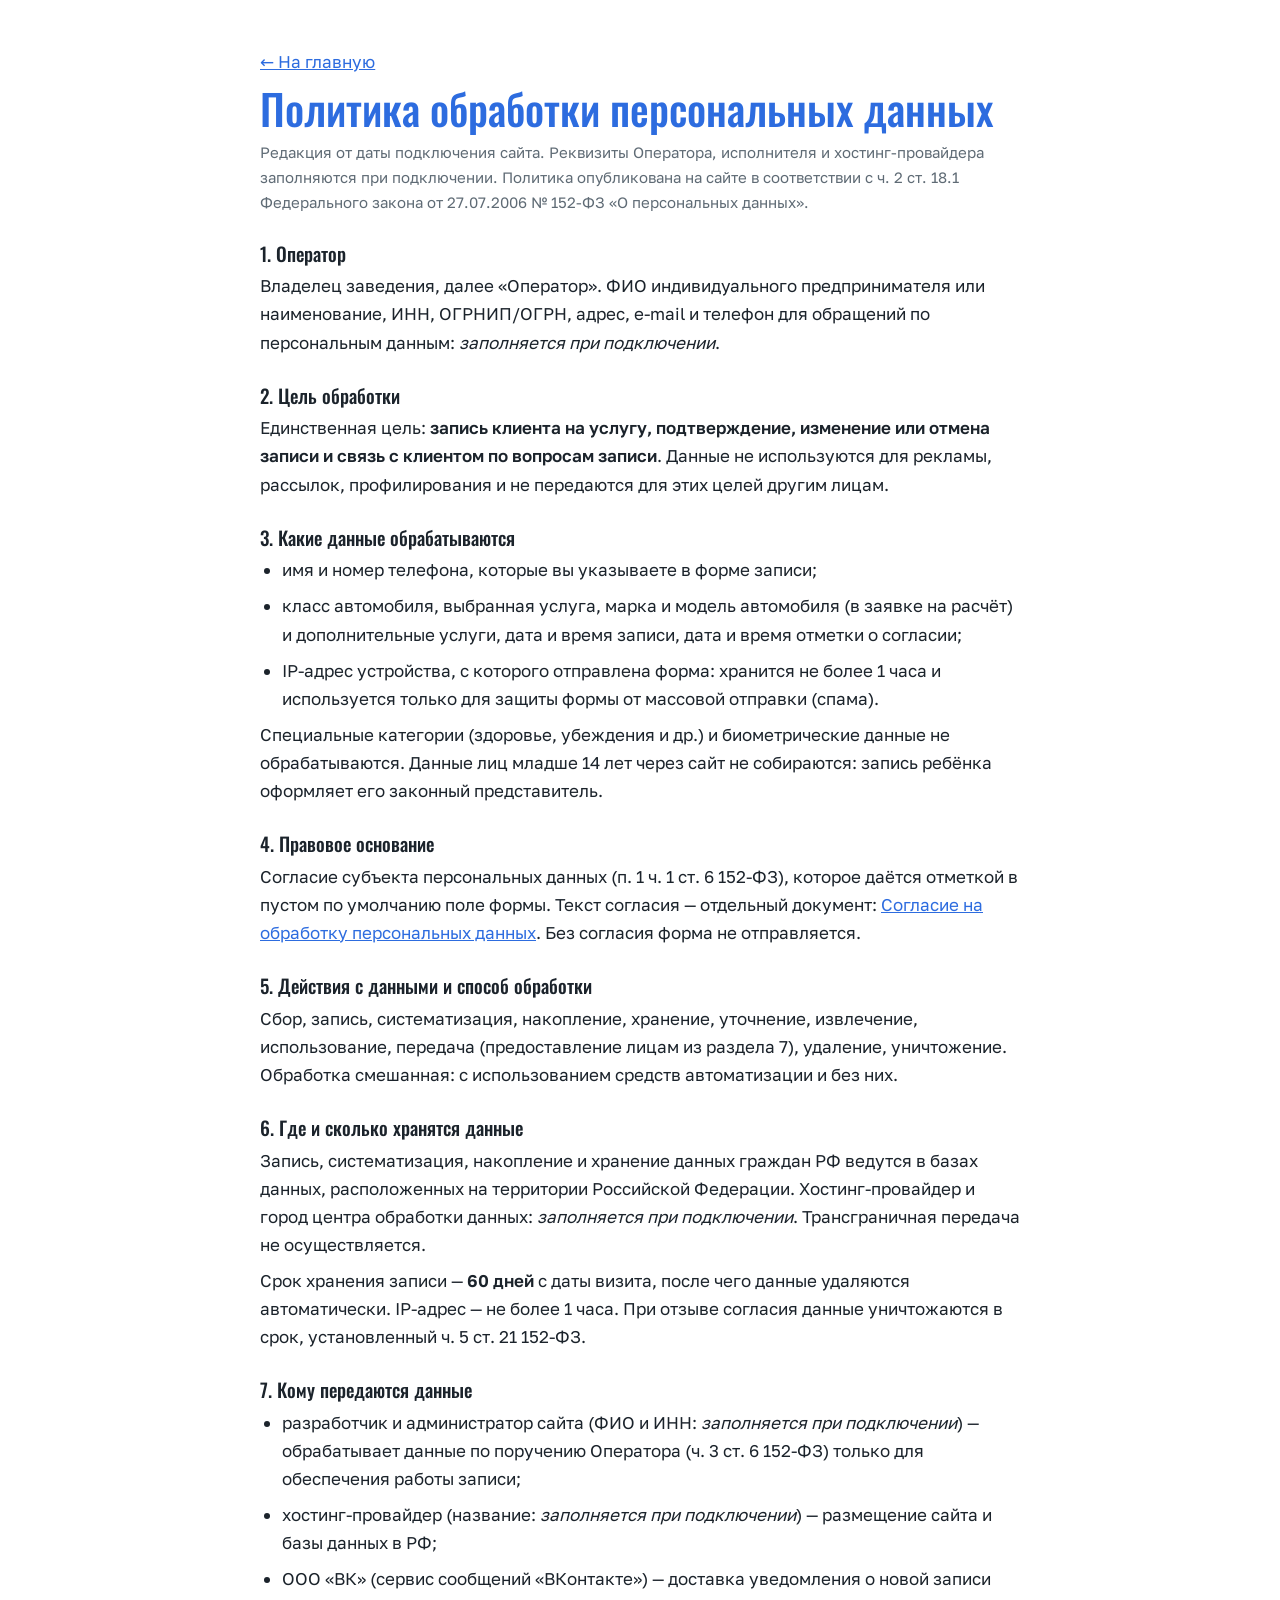
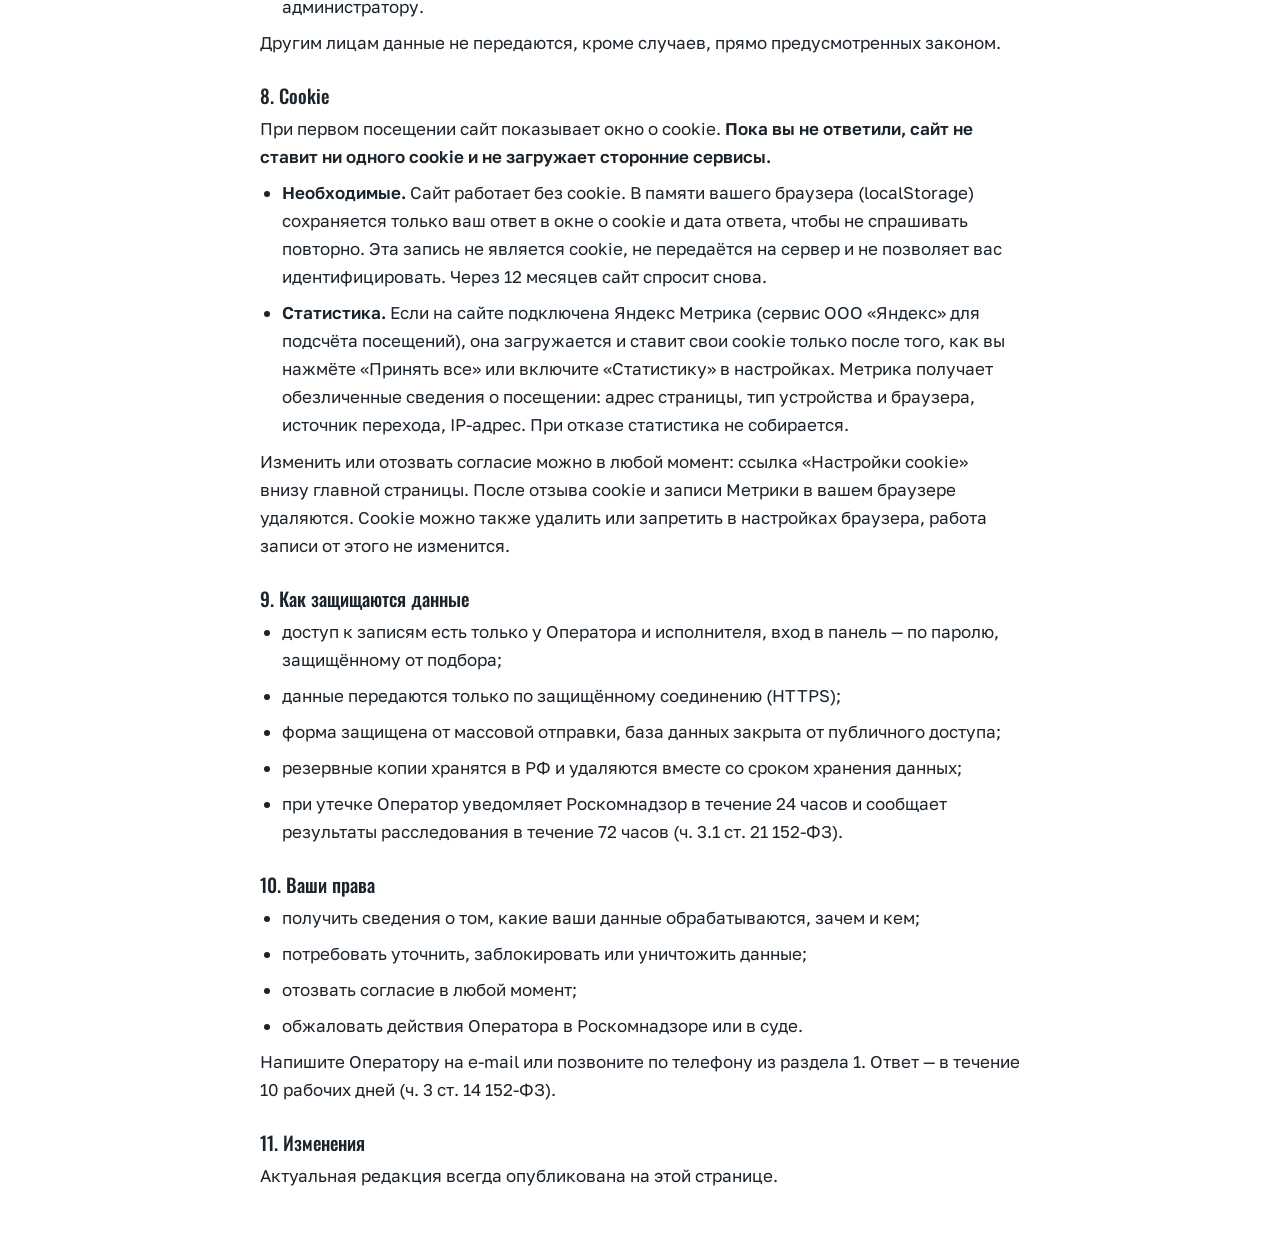
<file: privacy.html>
<!DOCTYPE html>
<html lang="ru">
<head>
<meta name="robots" content="noindex">
<meta charset="utf-8">
<meta name="viewport" content="width=device-width, initial-scale=1">
<title>Политика обработки персональных данных</title>
<link rel="icon" type="image/png" href="favicon.png">
<link rel="stylesheet" href="fonts/fonts.css">
<style>
:root{--bg:#ffffff;--ink:#1b232b;--muted:#5f6b75;--gold:#2d6cdf}
*{box-sizing:border-box;margin:0}
body{font-family:"Golos Text",system-ui,sans-serif;background:var(--bg);color:var(--ink);line-height:1.65;font-size:17px;padding:48px 24px}
main{max-width:760px;margin:0 auto}
h1,h2{font-family:Oswald,"Arial Narrow",sans-serif;font-weight:500;line-height:1.15}
h1{font-size:clamp(28px,6vw,42px);margin-bottom:8px;color:var(--gold)}
h2{font-size:19px;margin:28px 0 8px}
p,li{margin-bottom:8px}
ul{padding-left:22px}
a{color:var(--gold)}
:focus-visible{outline:2px solid var(--gold);outline-offset:3px}
.muted{color:var(--muted);font-size:15px}
</style>
</head>
<body>
<main>
<p><a href="index.html">← На главную</a></p>
<h1>Политика обработки персональных данных</h1>
<p class="muted">Редакция от даты подключения сайта. Реквизиты Оператора, исполнителя и хостинг-провайдера заполняются при подключении. Политика опубликована на сайте в соответствии с ч. 2 ст. 18.1 Федерального закона от 27.07.2006 № 152-ФЗ «О персональных данных».</p>

<h2>1. Оператор</h2>
<p>Владелец заведения, далее «Оператор». ФИО индивидуального предпринимателя или наименование, ИНН, ОГРНИП/ОГРН, адрес, e-mail и телефон для обращений по персональным данным: <i>заполняется при подключении</i>.</p>

<h2>2. Цель обработки</h2>
<p>Единственная цель: <b>запись клиента на услугу, подтверждение, изменение или отмена записи и связь с клиентом по вопросам записи</b>. Данные не используются для рекламы, рассылок, профилирования и не передаются для этих целей другим лицам.</p>

<h2>3. Какие данные обрабатываются</h2>
<ul>
<li>имя и номер телефона, которые вы указываете в форме записи;</li>
<li>класс автомобиля, выбранная услуга, марка и модель автомобиля (в заявке на расчёт) и дополнительные услуги, дата и время записи, дата и время отметки о согласии;</li>
<li>IP-адрес устройства, с которого отправлена форма: хранится не более 1 часа и используется только для защиты формы от массовой отправки (спама).</li>
</ul>
<p>Специальные категории (здоровье, убеждения и др.) и биометрические данные не обрабатываются. Данные лиц младше 14 лет через сайт не собираются: запись ребёнка оформляет его законный представитель.</p>

<h2>4. Правовое основание</h2>
<p>Согласие субъекта персональных данных (п. 1 ч. 1 ст. 6 152-ФЗ), которое даётся отметкой в пустом по умолчанию поле формы. Текст согласия — отдельный документ: <a href="soglasie.html">Согласие на обработку персональных данных</a>. Без согласия форма не отправляется.</p>

<h2>5. Действия с данными и способ обработки</h2>
<p>Сбор, запись, систематизация, накопление, хранение, уточнение, извлечение, использование, передача (предоставление лицам из раздела 7), удаление, уничтожение. Обработка смешанная: с использованием средств автоматизации и без них.</p>

<h2>6. Где и сколько хранятся данные</h2>
<p>Запись, систематизация, накопление и хранение данных граждан РФ ведутся в базах данных, расположенных на территории Российской Федерации. Хостинг-провайдер и город центра обработки данных: <i>заполняется при подключении</i>. Трансграничная передача не осуществляется.</p>
<p>Срок хранения записи — <b>60 дней</b> с даты визита, после чего данные удаляются автоматически. IP-адрес — не более 1 часа. При отзыве согласия данные уничтожаются в срок, установленный ч. 5 ст. 21 152-ФЗ.</p>

<h2>7. Кому передаются данные</h2>
<ul>
<li>разработчик и администратор сайта (ФИО и ИНН: <i>заполняется при подключении</i>) — обрабатывает данные по поручению Оператора (ч. 3 ст. 6 152-ФЗ) только для обеспечения работы записи;</li>
<li>хостинг-провайдер (название: <i>заполняется при подключении</i>) — размещение сайта и базы данных в РФ;</li>
<li>ООО «ВК» (сервис сообщений «ВКонтакте») — доставка уведомления о новой записи администратору.</li>
</ul>
<p>Другим лицам данные не передаются, кроме случаев, прямо предусмотренных законом.</p>

<h2 id="cookie">8. Cookie</h2>
<p>При первом посещении сайт показывает окно о cookie. <b>Пока вы не ответили, сайт не ставит ни одного cookie и не загружает сторонние сервисы.</b></p>
<ul>
<li><b>Необходимые.</b> Сайт работает без cookie. В памяти вашего браузера (localStorage) сохраняется только ваш ответ в окне о cookie и дата ответа, чтобы не спрашивать повторно. Эта запись не является cookie, не передаётся на сервер и не позволяет вас идентифицировать. Через 12 месяцев сайт спросит снова.</li>
<li><b>Статистика.</b> Если на сайте подключена Яндекс Метрика (сервис ООО «Яндекс» для подсчёта посещений), она загружается и ставит свои cookie только после того, как вы нажмёте «Принять все» или включите «Статистику» в настройках. Метрика получает обезличенные сведения о посещении: адрес страницы, тип устройства и браузера, источник перехода, IP-адрес. При отказе статистика не собирается.</li>
</ul>
<p>Изменить или отозвать согласие можно в любой момент: ссылка «Настройки cookie» внизу главной страницы. После отзыва cookie и записи Метрики в вашем браузере удаляются. Cookie можно также удалить или запретить в настройках браузера, работа записи от этого не изменится.</p>

<h2>9. Как защищаются данные</h2>
<ul>
<li>доступ к записям есть только у Оператора и исполнителя, вход в панель — по паролю, защищённому от подбора;</li>
<li>данные передаются только по защищённому соединению (HTTPS);</li>
<li>форма защищена от массовой отправки, база данных закрыта от публичного доступа;</li>
<li>резервные копии хранятся в РФ и удаляются вместе со сроком хранения данных;</li>
<li>при утечке Оператор уведомляет Роскомнадзор в течение 24 часов и сообщает результаты расследования в течение 72 часов (ч. 3.1 ст. 21 152-ФЗ).</li>
</ul>

<h2>10. Ваши права</h2>
<ul>
<li>получить сведения о том, какие ваши данные обрабатываются, зачем и кем;</li>
<li>потребовать уточнить, заблокировать или уничтожить данные;</li>
<li>отозвать согласие в любой момент;</li>
<li>обжаловать действия Оператора в Роскомнадзоре или в суде.</li>
</ul>
<p>Напишите Оператору на e-mail или позвоните по телефону из раздела 1. Ответ — в течение 10 рабочих дней (ч. 3 ст. 14 152-ФЗ).</p>

<h2>11. Изменения</h2>
<p>Актуальная редакция всегда опубликована на этой странице.</p>
</main>
</body>
</html>
</file>
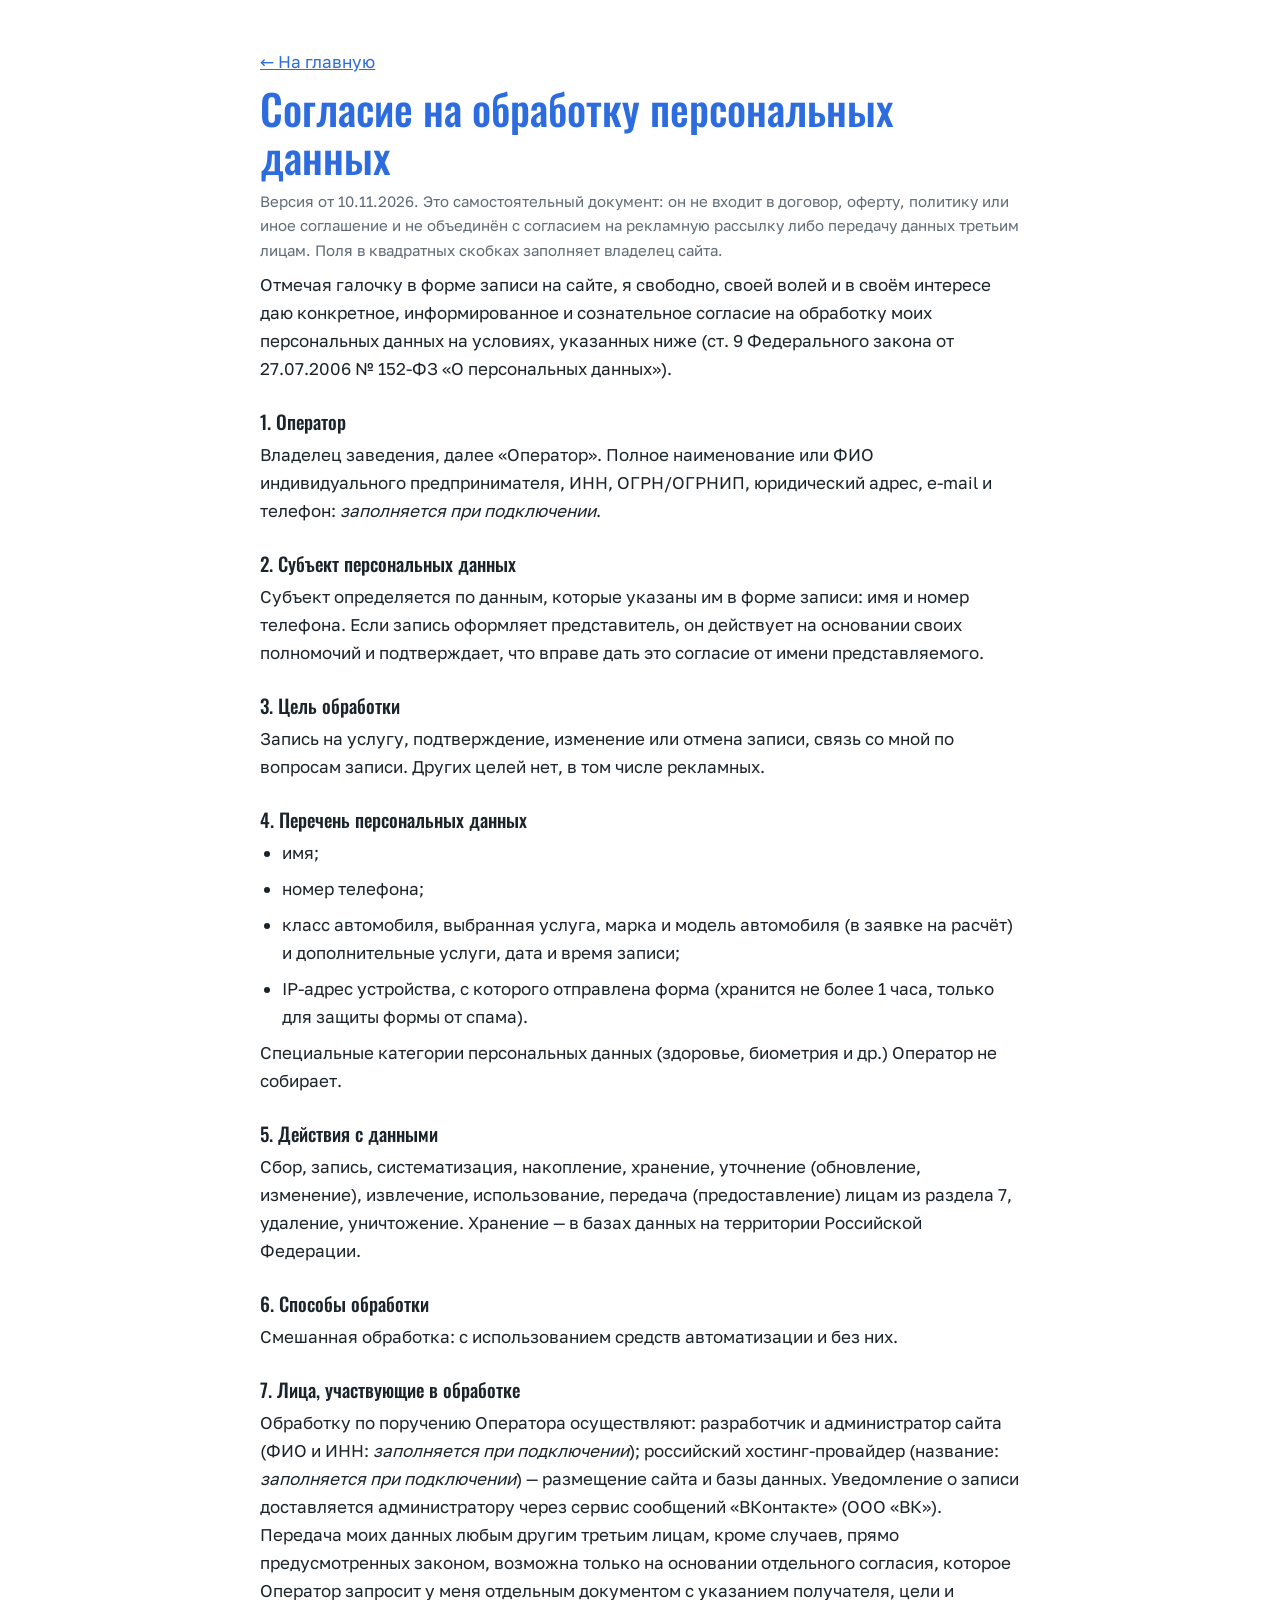
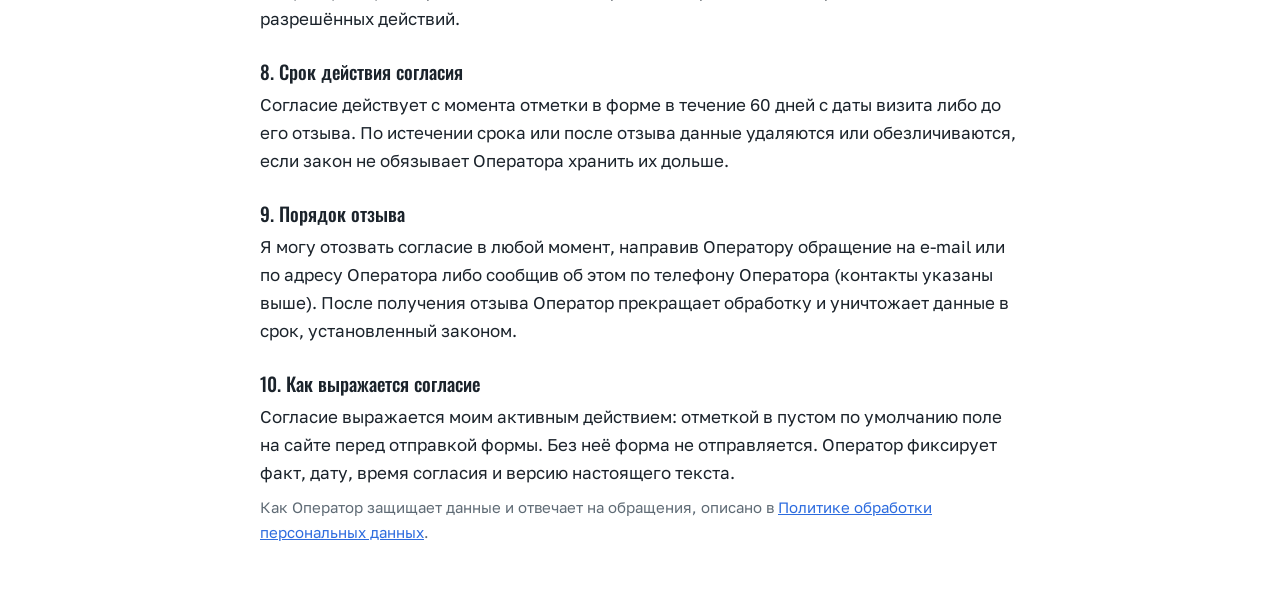
<file: soglasie.html>
<!DOCTYPE html>
<html lang="ru">
<head>
<meta name="robots" content="noindex">
<meta charset="utf-8">
<meta name="viewport" content="width=device-width, initial-scale=1">
<title>Согласие на обработку персональных данных</title>
<link rel="icon" type="image/png" href="favicon.png">
<link rel="stylesheet" href="fonts/fonts.css">
<style>
:root{--bg:#ffffff;--ink:#1b232b;--muted:#5f6b75;--gold:#2d6cdf}
*{box-sizing:border-box;margin:0}
body{font-family:"Golos Text",system-ui,sans-serif;background:var(--bg);color:var(--ink);line-height:1.65;font-size:17px;padding:48px 24px}
main{max-width:760px;margin:0 auto}
h1,h2{font-family:Oswald,"Arial Narrow",sans-serif;font-weight:500;line-height:1.15}
h1{font-size:clamp(28px,6vw,42px);margin-bottom:8px;color:var(--gold)}
h2{font-size:19px;margin:28px 0 8px}
p,li{margin-bottom:8px}
ul{padding-left:22px}
a{color:var(--gold)}
:focus-visible{outline:2px solid var(--gold);outline-offset:3px}
.muted{color:var(--muted);font-size:15px}
</style>
</head>
<body>
<main>
<p><a href="index.html">← На главную</a></p>
<h1>Согласие на обработку персональных данных</h1>
<p class="muted">Версия от 10.11.2026. Это самостоятельный документ: он не входит в договор, оферту, политику или иное соглашение и не объединён с согласием на рекламную рассылку либо передачу данных третьим лицам. Поля в квадратных скобках заполняет владелец сайта.</p>

<p>Отмечая галочку в форме записи на сайте, я свободно, своей волей и в своём интересе даю конкретное, информированное и сознательное согласие на обработку моих персональных данных на условиях, указанных ниже (ст. 9 Федерального закона от 27.07.2006 № 152-ФЗ «О персональных данных»).</p>

<h2>1. Оператор</h2>
<p>Владелец заведения, далее «Оператор». Полное наименование или ФИО индивидуального предпринимателя, ИНН, ОГРН/ОГРНИП, юридический адрес, e-mail и телефон: <i>заполняется при подключении</i>.</p>

<h2>2. Субъект персональных данных</h2>
<p>Субъект определяется по данным, которые указаны им в форме записи: имя и номер телефона. Если запись оформляет представитель, он действует на основании своих полномочий и подтверждает, что вправе дать это согласие от имени представляемого.</p>

<h2>3. Цель обработки</h2>
<p>Запись на услугу, подтверждение, изменение или отмена записи, связь со мной по вопросам записи. Других целей нет, в том числе рекламных.</p>

<h2>4. Перечень персональных данных</h2>
<ul>
<li>имя;</li>
<li>номер телефона;</li>
<li>класс автомобиля, выбранная услуга, марка и модель автомобиля (в заявке на расчёт) и дополнительные услуги, дата и время записи;</li>
<li>IP-адрес устройства, с которого отправлена форма (хранится не более 1 часа, только для защиты формы от спама).</li>
</ul>
<p>Специальные категории персональных данных (здоровье, биометрия и др.) Оператор не собирает.</p>

<h2>5. Действия с данными</h2>
<p>Сбор, запись, систематизация, накопление, хранение, уточнение (обновление, изменение), извлечение, использование, передача (предоставление) лицам из раздела 7, удаление, уничтожение. Хранение — в базах данных на территории Российской Федерации.</p>

<h2>6. Способы обработки</h2>
<p>Смешанная обработка: с использованием средств автоматизации и без них.</p>

<h2>7. Лица, участвующие в обработке</h2>
<p>Обработку по поручению Оператора осуществляют: разработчик и администратор сайта (ФИО и ИНН: <i>заполняется при подключении</i>); российский хостинг-провайдер (название: <i>заполняется при подключении</i>) — размещение сайта и базы данных. Уведомление о записи доставляется администратору через сервис сообщений «ВКонтакте» (ООО «ВК»). Передача моих данных любым другим третьим лицам, кроме случаев, прямо предусмотренных законом, возможна только на основании отдельного согласия, которое Оператор запросит у меня отдельным документом с указанием получателя, цели и разрешённых действий.</p>

<h2>8. Срок действия согласия</h2>
<p>Согласие действует с момента отметки в форме в течение 60 дней с даты визита либо до его отзыва. По истечении срока или после отзыва данные удаляются или обезличиваются, если закон не обязывает Оператора хранить их дольше.</p>

<h2>9. Порядок отзыва</h2>
<p>Я могу отозвать согласие в любой момент, направив Оператору обращение на e-mail или по адресу Оператора либо сообщив об этом по телефону Оператора (контакты указаны выше). После получения отзыва Оператор прекращает обработку и уничтожает данные в срок, установленный законом.</p>

<h2>10. Как выражается согласие</h2>
<p>Согласие выражается моим активным действием: отметкой в пустом по умолчанию поле на сайте перед отправкой формы. Без неё форма не отправляется. Оператор фиксирует факт, дату, время согласия и версию настоящего текста.</p>

<p class="muted">Как Оператор защищает данные и отвечает на обращения, описано в <a href="privacy.html">Политике обработки персональных данных</a>.</p>
</main>
</body>
</html>
</file>
<file: fonts/fonts.css>
/* Шрифты лежат на самом сайте, а не грузятся с Google Fonts: так IP посетителей не уходит за рубеж (152-ФЗ). Лицензия SIL OFL 1.1, тексты рядом. */
@font-face{font-family:'Playfair Display';font-style:normal;font-weight:600 700;font-display:swap;src:url(PlayfairDisplay-cyrillic-600.woff2) format('woff2');unicode-range:U+0301, U+0400-045F, U+0490-0491, U+04B0-04B1, U+2116}
@font-face{font-family:'Playfair Display';font-style:normal;font-weight:600 700;font-display:swap;src:url(PlayfairDisplay-latin-600.woff2) format('woff2');unicode-range:U+0000-00FF, U+0131, U+0152-0153, U+02BB-02BC, U+02C6, U+02DA, U+02DC, U+0304, U+0308, U+0329, U+2000-206F, U+20AC, U+2122, U+2191, U+2193, U+2212, U+2215, U+FEFF, U+FFFD}
@font-face{font-family:'Inter';font-style:normal;font-weight:400 600;font-display:swap;src:url(Inter-cyrillic-400.woff2) format('woff2');unicode-range:U+0301, U+0400-045F, U+0490-0491, U+04B0-04B1, U+2116}
@font-face{font-family:'Inter';font-style:normal;font-weight:400 600;font-display:swap;src:url(Inter-latin-400.woff2) format('woff2');unicode-range:U+0000-00FF, U+0131, U+0152-0153, U+02BB-02BC, U+02C6, U+02DA, U+02DC, U+0304, U+0308, U+0329, U+2000-206F, U+20AC, U+2122, U+2191, U+2193, U+2212, U+2215, U+FEFF, U+FFFD}
@font-face{font-family:'Golos Text';font-style:normal;font-weight:400 600;font-display:swap;src:url(GolosText-cyrillic-400.woff2) format('woff2');unicode-range:U+0301, U+0400-045F, U+0490-0491, U+04B0-04B1, U+2116}
@font-face{font-family:'Golos Text';font-style:normal;font-weight:400 600;font-display:swap;src:url(GolosText-latin-400.woff2) format('woff2');unicode-range:U+0000-00FF, U+0131, U+0152-0153, U+02BB-02BC, U+02C6, U+02DA, U+02DC, U+0304, U+0308, U+0329, U+2000-206F, U+20AC, U+2122, U+2191, U+2193, U+2212, U+2215, U+FEFF, U+FFFD}
@font-face{font-family:'Oswald';font-style:normal;font-weight:500 700;font-display:swap;src:url(Oswald-cyrillic-500.woff2) format('woff2');unicode-range:U+0301, U+0400-045F, U+0490-0491, U+04B0-04B1, U+2116}
@font-face{font-family:'Oswald';font-style:normal;font-weight:500 700;font-display:swap;src:url(Oswald-latin-500.woff2) format('woff2');unicode-range:U+0000-00FF, U+0131, U+0152-0153, U+02BB-02BC, U+02C6, U+02DA, U+02DC, U+0304, U+0308, U+0329, U+2000-206F, U+20AC, U+2122, U+2191, U+2193, U+2212, U+2215, U+FEFF, U+FFFD}
</file>
